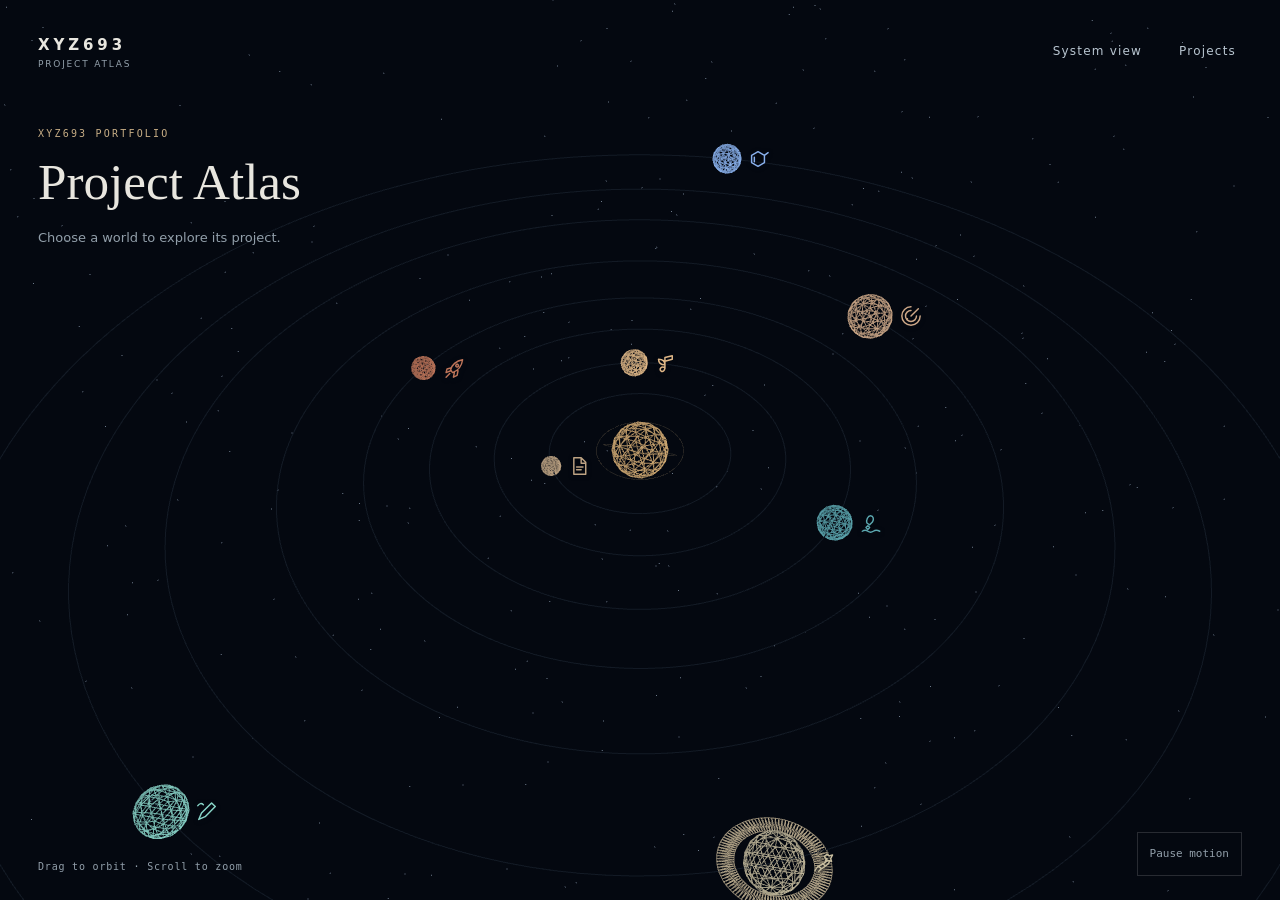
<file: index.html>
<!doctype html>
<html lang="en"><head><meta charset="utf-8"><meta name="viewport" content="width=device-width,initial-scale=1"><title>XYZ693 · Project Atlas</title>
<style>
:root{color-scheme:dark;--ink:#e8e6df;--muted:#929faa;--line:#ffffff25}*{box-sizing:border-box}body{margin:0;background:#040810;color:var(--ink);font:15px/1.6 system-ui,sans-serif;overflow:hidden}#space{position:fixed;inset:0}canvas{display:block;touch-action:none}button,a{font:inherit}button{color:inherit;cursor:pointer}button:focus-visible,a:focus-visible{outline:2px solid #e9c58f;outline-offset:5px}header{position:fixed;top:30px;left:38px;right:38px;display:flex;align-items:center;justify-content:space-between;z-index:4}a{color:inherit}header a,header button{border:0;background:none;text-decoration:none;color:#b8c5d0;font-size:12px;letter-spacing:.1em}header nav{display:flex;gap:25px}.brand{font-weight:600;letter-spacing:.26em;font-size:15px}.brand small{display:block;font-size:9px;letter-spacing:.2em;color:var(--muted);font-weight:400}.intro{position:fixed;left:38px;top:126px;pointer-events:none;max-width:430px}.eyebrow{font:10px/1.5 ui-monospace,monospace;text-transform:uppercase;letter-spacing:.22em;color:#c7ad85}h1{font-family:Georgia,serif;font-size:clamp(34px,4vw,60px);font-weight:400;line-height:1.12;margin:12px 0 18px}.intro p{color:var(--muted);font-size:13px;max-width:280px}footer{position:fixed;bottom:24px;left:38px;right:38px;display:flex;justify-content:space-between;align-items:end;color:var(--muted);font:10px/1.8 ui-monospace,monospace;letter-spacing:.08em;z-index:4}#motion{background:none;border:1px solid var(--line);padding:7px 12px;font-size:11px}#panel{position:fixed;right:28px;top:110px;bottom:80px;width:360px;padding:30px;background:#09121deF;border:1px solid var(--line);backdrop-filter:blur(14px);overflow:auto;z-index:5;box-shadow:0 25px 80px #0008}#panel[hidden],#directory[hidden]{display:none}#panel h2{font:34px/1.15 Georgia,serif;margin:14px 0 18px}#panel p{font-size:14px;color:#afbac4}#panel .note{font-size:11px;border-top:1px solid var(--line);padding-top:18px;color:#94a4b3}.launch{display:block;padding:13px 16px;margin-top:28px;border:1px solid #c1a476;background:#c1a47616;text-decoration:none;color:#f3d7a9;font-size:13px}.close{float:right;background:none;border:0;font-size:20px;color:#a7b4c0}.preview{height:100px;margin:25px 0 20px;border:1px solid var(--line);display:grid;place-items:center;color:#cfb78f;background:repeating-linear-gradient(0deg,transparent 0 9px,#c7a8790b 10px);font:40px Georgia,serif;letter-spacing:15px}#directory{position:fixed;inset:100px 28px 78px auto;width:420px;background:#09121df5;border:1px solid var(--line);padding:24px;overflow:auto;z-index:6}#directory h2{font:28px Georgia,serif;margin:5px 0 20px}.entry{display:flex;align-items:center;border-top:1px solid var(--line);gap:12px;padding:14px 0}.entry button{flex:1;text-align:left;background:none;border:0}.entry small{display:block;color:var(--muted);font-size:11px}.entry a{font-size:12px}body.selected .intro{opacity:0}#status{position:fixed;bottom:80px;left:38px;font-size:12px;color:#d8bc91;z-index:3;max-width:300px} @media(max-width:680px){header{left:20px;right:20px;top:20px}header nav{gap:15px}.intro{left:20px;top:98px}.intro h1{font-size:36px}.intro p{max-width:220px}#panel{left:16px;right:16px;top:auto;bottom:70px;max-height:46vh;width:auto;padding:20px}#panel h2{font-size:26px;margin:8px 0}.preview{display:none}.launch{margin-top:15px}#directory{left:16px;right:16px;width:auto}footer{left:20px;right:20px;bottom:18px}.hint{max-width:190px}}

.page-preview{display:block;margin:20px 0;border:1px solid var(--line);text-decoration:none;background:#060b12;border-radius:5px;overflow:hidden}.preview-viewport{position:relative;aspect-ratio:1100/720;overflow:hidden;pointer-events:none}#pagePreview{position:absolute;left:0;top:0;width:1100px;height:720px;border:0;transform-origin:top left;pointer-events:none;background:#090d15}.preview-caption{display:flex;justify-content:space-between;gap:10px;padding:9px 10px;border-top:1px solid var(--line);color:#98a9ba;font:8px/1.5 ui-monospace,monospace;letter-spacing:.08em}.preview-caption span{color:#ddc199}.page-preview:hover{border-color:#ddc199}#panel{width:390px;padding:25px}#panel h2{font-size:30px;margin:10px 0}#panel p{font-size:13px}.launch{margin-top:18px}@media(max-width:680px){#panel{width:auto;max-height:65vh;padding:18px;top:auto}.page-preview{margin:12px 0}.preview-viewport{max-height:175px}#panel h2{font-size:26px}.preview-caption{font-size:8px}}

.preview-tools{display:flex;align-items:center;gap:8px;flex-wrap:wrap;margin-top:16px;font-size:11px}
.preview-tools button{background:transparent;border:1px solid var(--line);padding:7px 10px;min-height:36px}
.preview-tools button[aria-pressed="true"]{border-color:#ddc199;color:#ddc199}
.preview-tools label{color:var(--muted)}
.preview-tools select{font:inherit;color:var(--ink);background:#09121d;padding:7px;border:1px solid var(--line)}
#previewStatus{font:11px/1.5 system-ui;color:#afbac4;margin:7px 0}
.page-preview{margin-top:10px}
.preview-viewport{height:220px;aspect-ratio:auto;max-height:none!important}
.preview-caption{font-size:9px}
@media(max-width:680px){#panel{max-height:calc(100dvh - 155px)}header nav{gap:10px}.brand{font-size:12px}.brand small{max-width:130px;font-size:8px}header a,header button{font-size:11px}.preview-viewport{height:190px}}

/* Body and badge share a single pointer target. */
.mission-mark{position:fixed;display:flex;align-items:center;justify-content:flex-end;width:calc(var(--d,12px) + 34px);min-width:44px;height:max(44px,var(--d,12px));transform:translate(calc(-.5 * var(--d,12px)),-50%);padding:0 4px;border:0;background:none;color:var(--ink);z-index:2}
.mission-mark svg{width:22px;height:22px;filter:drop-shadow(0 1px 2px #040810);pointer-events:none}
.mission-mark[aria-current="true"]::before{content:"";position:absolute;left:-4px;width:calc(var(--d) + 6px);height:calc(var(--d) + 6px);border:1px solid;border-color:currentColor transparent;border-radius:50%;animation:acquire .28s ease-out}
@keyframes acquire{from{transform:scale(1.2);opacity:0}to{transform:scale(1);opacity:1}}
@media(prefers-reduced-motion:reduce){.mission-mark::before{animation:none!important}}
header{pointer-events:none}header nav{pointer-events:auto}
header button,footer button,.close{min-height:44px;min-width:44px}
.directory-open #labels,.directory-open .intro{visibility:hidden}
#panel h2{margin-right:36px}#panel .launch{margin:10px 0}
.no-scene #motion,.no-scene .hint,.no-scene #space canvas{display:none}
#flat-sky{display:none;width:100%;height:100%;pointer-events:none}
.no-scene #flat-sky{display:block}
.no-scene #status{bottom:12px;pointer-events:none}
.no-scene.selected #status{display:none}
@media(max-width:680px){
 header{top:max(8px,env(safe-area-inset-top));left:16px;right:16px}
 .intro{top:78px;left:18px}.intro h1{font-size:30px;margin:4px 0}.intro p{margin:4px 0}
 #panel{left:0;right:0;top:auto;bottom:0;width:100%;height:52dvh;max-height:none;border-radius:18px 18px 0 0;padding:14px 20px max(18px,env(safe-area-inset-bottom));overscroll-behavior:contain}
 #panel::before{content:"";display:block;width:34px;height:3px;border-radius:3px;background:#61707e;margin:0 auto 10px}
 #panel .preview-viewport{height:140px}#panel .preview-tools{margin-top:8px}
 body.selected footer,footer .hint{display:none}
}
</style></head><body>
<div id="space" aria-label="Interactive planetary portfolio"><svg id="flat-sky" aria-hidden="true"></svg></div>
<header><div class="brand">XYZ693<small>PROJECT ATLAS</small></div><nav><button id="home">System view</button><button id="index">Projects</button></nav></header>
<div class="intro"><div class="eyebrow">XYZ693 portfolio</div><h1>Project Atlas</h1><p>Choose a world to explore its project.</p></div>
<nav id="labels" aria-label="Project marks"></nav><aside id="panel" hidden aria-label="Selected project"><button class="close" id="close" aria-label="Back to system">×</button><div id="category" class="eyebrow"></div><h2 id="title"></h2><p id="description"></p><a id="launch" class="launch" target="_blank" rel="noopener">Open project ↗</a><div class="preview-tools" role="group" aria-label="Webpage preview controls"><label for="previewSize">View</label><select id="previewSize"><option value="desktop">Desktop</option><option value="phone">Phone</option></select><button id="previewPause" aria-pressed="false">Pause preview</button><button id="previewRetry">Reload</button></div><p id="previewStatus" role="status">Choose a project to preview.</p><a id="previewLink"  class="page-preview" target="_blank" rel="noopener" aria-label="Open project from preview"><div class="preview-viewport"><iframe id="pagePreview" title="Selected webpage preview" sandbox="allow-scripts" tabindex="-1" loading="lazy" referrerpolicy="no-referrer"></iframe></div><span class="preview-caption">PROJECT PREVIEW <span>Open full page ↗</span></span></a></aside>
<aside id="directory" hidden aria-label="Project index"><button class="close" id="indexClose" aria-label="Close projects">×</button><div class="eyebrow">Project Atlas</div><h2>Projects</h2><div id="entries"></div><a href="portfolio-index.html" style="font-size:12px">Search all projects ↗</a></aside>
<div id="status" role="status"></div><footer><div class="hint">Drag to orbit · Scroll to zoom</div><button id="motion" aria-pressed="false">Pause motion</button></footer>
<script src="atlas-catalog.js"></script><script src="preview-controller.js"></script><script src="vendor/three.min.js"></script><script>
const projects = atlasCatalog.map(body => ({ ...body }));
const byId = new Map(projects.map(body => [body.id, body]));
const ordered = [];
const visiting = new Set();
function visit(body) {
  if (ordered.includes(body)) return;
  if (!body || visiting.has(body)) throw new Error('Invalid orbit hierarchy');
  visiting.add(body);
  if (body.parent) visit(byId.get(body.parent));
  ordered.push(body);
  visiting.delete(body);
}
projects.forEach(visit);
function inView(body) {
  if (!selected) return !body.parent;
  return body === selected || body.parent === selected.id || body.id === selected.parent;
}
const $=id=>document.getElementById(id), reduced=matchMedia('(prefers-reduced-motion: reduce)').matches;let paused=reduced,selected=null,lastFocus=null;
function pauseUI(){$('motion').textContent=paused?'Resume motion':'Pause motion';$('motion').setAttribute('aria-pressed',String(paused))}pauseUI();
function route(hash,replace=false){const url=location.pathname+location.search+hash;(replace?history.replaceState:history.pushState).call(history,{route:hash},'',url)}
function markCurrent() {
  for (const body of projects) body.label.setAttribute('aria-current', String(body === selected));
  if (document.body.classList.contains('no-scene')) drawFlatSky();
  $('home').textContent = selected ? 'Back to system' : 'System view';
}
function choose(id,focus=true,navigate=true){const p=projects.find(p=>p.id===id);if(!p)return;selected=p;lastFocus=focus?document.activeElement:lastFocus;document.body.classList.add('selected');document.body.classList.remove('directory-open');$('panel').hidden=false;$('directory').hidden=true;for(const [el,key]of [['title','title'],['description','description']])$(el).textContent=p[key];$('category').textContent=p.world+' · '+p.discipline; $('launch').textContent=p.action+' ↗'; $('launch').href=p.file;$('previewLink').href=p.file;$('previewLink').setAttribute('aria-label','Open '+p.title+' from preview');preview.show(p);markCurrent();if(navigate)route('#project/'+p.id);$('panel').scrollTop=0;if(focus)$('close').focus({preventScroll:true})}
function overview(focus=true,navigate=true){selected=null;preview.clear();document.body.classList.remove('selected','directory-open');$('panel').hidden=true;$('directory').hidden=true;markCurrent();if(navigate)route('#overview');if(focus)(lastFocus?.isConnected && lastFocus.offsetParent ? lastFocus : $('home')).focus({preventScroll:true})}
function showDirectory(focus=true,navigate=true){document.body.classList.add('directory-open');$('directory').hidden=false;preview.cover(true);if(navigate)route('#index');if(focus)$('indexClose').focus({preventScroll:true})}
function closeDirectory(focus=true,navigate=true){document.body.classList.remove('directory-open');$('directory').hidden=true;preview.cover(false);if(navigate)route(selected?'#project/'+selected.id:'#overview');if(focus)$('index').focus({preventScroll:true})}
function applyRoute(focus=false){const hash=location.hash,legacy=hash.slice(1),id=hash.startsWith('#project/')?hash.slice(9):legacy;if(projects.some(p=>p.id===id)){choose(id,focus,false);return}if(hash==='#index'){showDirectory(focus,false);return}overview(focus,false)}
$('home').onclick=()=>overview();$('close').onclick=()=>overview();$('index').onclick=()=>showDirectory();$('indexClose').onclick=()=>closeDirectory();$('motion').onclick=()=>{paused=!paused;pauseUI()};document.addEventListener('keydown',e=>{if(e.key==='Escape'){$('directory').hidden?overview():closeDirectory()}});addEventListener('popstate',()=>applyRoute(false));
for (const body of projects) {
  const button = document.createElement('button');
  button.className = 'mission-mark';
  button.setAttribute('aria-label', body.world + ' · ' + body.title);
  button.style.color = body.color;
  button.innerHTML = '<svg aria-hidden="true" viewBox="0 0 24 24" fill="none" stroke="currentColor" stroke-width="1.6" stroke-linejoin="round" stroke-linecap="round"><path/></svg>';
  button.querySelector('path').setAttribute('d', body.mark);
  button.onclick = () => choose(body.id);
  $('labels').append(button);
  body.label = button;
  const row = document.createElement('div');
  row.className = 'entry';
  const entry = document.createElement('button');
  entry.textContent = body.title;
  const detail = document.createElement('small');
  detail.textContent = body.world + ' · ' + body.discipline;
  entry.append(detail);
  entry.onclick = () => choose(body.id);
  row.append(entry);
  $('entries').append(row);
}
let frameId = 0;
function drawFlatSky() {
  const sky = $('flat-sky');
  sky.replaceChildren();
  const width = innerWidth;
  const height = innerHeight;
  const mobile = width <= 680;
  const top = selected ? 64 : Math.min(210, height * .27);
  const bottom = selected && mobile ? $('panel').getBoundingClientRect().top : height - 50;
  const right = selected && !mobile ? $('panel').getBoundingClientRect().left : width;
  const cx = right / 2;
  const cy = (top + bottom) / 2;
  sky.setAttribute('viewBox', '0 0 ' + width + ' ' + height);

  function shape(tag, attributes) {
    const element = document.createElementNS('http://www.w3.org/2000/svg', tag);
    for (const [key, value] of Object.entries(attributes)) element.setAttribute(key, value);
    sky.append(element);
  }
  function globe(x, y, radius, color) {
    const ink = {fill:'none',stroke:color,'stroke-width':1};
    shape('circle',{cx:x, cy:y, r:radius, ...ink});
    shape('ellipse',{cx:x, cy:y, rx:radius*.44, ry:radius, ...ink});
    shape('ellipse',{cx:x, cy:y, rx:radius, ry:radius*.32, ...ink});
  }

  for (const body of projects) body.label.style.display = 'none';
  const bodies = projects.filter(inView);
  if (!selected) globe(cx, cy, mobile ? 10 : 16, '#d5ad74');
  bodies.forEach((body, index) => {
    const focus = body === selected;
    const fraction = .57 + .4 * (index+1) / bodies.length;
    const rx = Math.max(20, (cx-46) * fraction);
    const ry = Math.max(20, ((bottom-top)/2-25) * fraction);
    const angle = -Math.PI/2 + index * 2*Math.PI / bodies.length;
    const x = focus ? cx : cx + rx*Math.cos(angle);
    const y = focus ? cy : cy + ry*Math.sin(angle);
    const radius = focus ? 26 : 4 + body.radius * 2;
    if (!focus) shape('ellipse',{cx,cy,rx,ry,fill:'none',stroke:'#283a4c','stroke-width':.8});
    globe(x,y,radius,body.color);
    body.label.style.setProperty('--d', 2*radius + 'px');
    body.label.style.left = x + 'px';
    body.label.style.top = y + 'px';
    body.label.style.display = 'flex';
  });
}
function fallback() {
  cancelAnimationFrame(frameId);
  document.body.classList.add('no-scene');
  $('status').textContent = 'Orbit map · Select a world';
  drawFlatSky();
}
addEventListener('resize', () => {
  if (document.body.classList.contains('no-scene')) drawFlatSky();
});
try{if(!window.THREE)throw Error('Three.js unavailable');
const scene=new THREE.Scene(),camera=new THREE.PerspectiveCamera(43,innerWidth/innerHeight,.1,700),renderer=new THREE.WebGLRenderer({antialias:true,alpha:true});renderer.setPixelRatio(Math.min(devicePixelRatio,1.7));renderer.setSize(innerWidth,innerHeight);renderer.outputColorSpace=THREE.SRGBColorSpace;$('space').append(renderer.domElement);renderer.domElement.addEventListener('webglcontextlost', event => {
  event.preventDefault();
  fallback();
});
renderer.domElement.addEventListener('webglcontextrestored', () => {
  cancelAnimationFrame(frameId);
  document.body.classList.remove('no-scene');
  $('status').textContent = '';
  last = performance.now();
  ready = false;
  frameId = requestAnimationFrame(animate);
});
scene.add(new THREE.AmbientLight(0x94adc6,1.25));scene.add(new THREE.PointLight(0xffdcc0,100,200,1));
function rand(seed){return()=>{seed=(seed*1664525+1013904223)>>>0;return seed/4294967296}}const random=rand(693);
const sun=new THREE.Mesh(new THREE.IcosahedronGeometry(3.1,2),new THREE.MeshBasicMaterial({color:0xd5ad74,wireframe:true,transparent:true,opacity:.6}));scene.add(sun);
for(let j=0;j<2;j++){const ring=new THREE.Mesh(new THREE.TorusGeometry(4.1+j*.7,.025,6,120),new THREE.MeshBasicMaterial({color:0xc2a474,transparent:true,opacity:.35}));ring.rotation.x=j?Math.PI/2:.8;sun.add(ring)}
const starPos=[];for(let i=0;i<1800;i++){const r=100+random()*190,a=random()*Math.PI*2,z=random()*2-1;starPos.push(r*Math.sqrt(1-z*z)*Math.cos(a),r*z,r*Math.sqrt(1-z*z)*Math.sin(a))}const sg=new THREE.BufferGeometry();sg.setAttribute('position',new THREE.Float32BufferAttribute(starPos,3));scene.add(new THREE.Points(sg,new THREE.PointsMaterial({size:.18,color:0x99aabe,transparent:true,opacity:.7})));
projects.forEach((p,i)=>{const mesh=new THREE.Mesh(new THREE.IcosahedronGeometry(p.radius,["asteroid","cluster"].includes(p.kind) ? 0 : 2),new THREE.MeshBasicMaterial({color:p.color,wireframe:true,transparent:true,opacity:.6}));if (["asteroid","cluster"].includes(p.kind)) mesh.scale.set(1.25,.72,.85);
mesh.userData.id=p.id;p.mesh=mesh;scene.add(mesh);const points=[];for(let k=0;k<=160;k++)points.push(new THREE.Vector3(Math.cos(k/160*Math.PI*2)*p.orbit,0,Math.sin(k/160*Math.PI*2)*p.orbit));p.track=new THREE.Line(new THREE.BufferGeometry().setFromPoints(points),new THREE.LineBasicMaterial({color:0x668099,transparent:true,opacity:.16}));scene.add(p.track);if(p.id==="silver"){const rings=new THREE.Mesh(new THREE.RingGeometry(3.15,4.5,100),new THREE.MeshBasicMaterial({color:0xbeaf90,wireframe:true,side:THREE.DoubleSide,transparent:true,opacity:.45}));rings.rotation.x=Math.PI/2-.2;mesh.add(rings)}});
let azimuth=.25,elevation=.72,distance=126,drag=null,moved=false;const target=new THREE.Vector3(),wantTarget=new THREE.Vector3(),wantCamera=new THREE.Vector3(),ray=new THREE.Raycaster(),pointer=new THREE.Vector2(),world=new THREE.Vector3(),depthVector=new THREE.Vector3();
renderer.domElement.addEventListener('pointerdown',e=>{drag={x:e.clientX,y:e.clientY,startX:e.clientX,startY:e.clientY};moved=false;renderer.domElement.setPointerCapture(e.pointerId)});renderer.domElement.addEventListener('pointermove',e=>{if(!drag)return;const dx=e.clientX-drag.x,dy=e.clientY-drag.y;if(Math.hypot(e.clientX-drag.startX,e.clientY-drag.startY)>5)moved=true;azimuth-=dx*.006;elevation=Math.max(.16,Math.min(1.4,elevation+dy*.004));drag.x=e.clientX;drag.y=e.clientY});renderer.domElement.addEventListener('pointerup',e=>{if(!moved&&drag){pointer.set(e.clientX/innerWidth*2-1,-e.clientY/innerHeight*2+1);ray.setFromCamera(pointer,camera);const hits=ray.intersectObjects(projects.filter(inView).map(p=>p.mesh),false);if(hits.length)choose(hits[0].object.userData.id)}drag=null});renderer.domElement.addEventListener('pointercancel',()=>drag=null);renderer.domElement.addEventListener('wheel',e=>{e.preventDefault();distance=Math.max(65,Math.min(220,distance+e.deltaY*.07))},{passive:false});
addEventListener('resize',()=>{camera.aspect=innerWidth/innerHeight;camera.updateProjectionMatrix();renderer.setSize(innerWidth,innerHeight)});
let last=performance.now(),ready=false;function animate(now){try {const dt=Math.min((now-last)/1000,.05);last=now;ordered.forEach((p,i) => {
  if (!paused && !selected) p.phase += dt * .025 / (1 + i * .35);
  p.mesh.position.set(Math.cos(p.phase)*p.orbit,0,Math.sin(p.phase)*p.orbit);
  if (p.parent) {
    p.track.position.copy(byId.get(p.parent).mesh.position);
    p.mesh.position.add(p.track.position);
  }
  p.mesh.visible = p.track.visible = !p.parent || inView(p);
  if (!paused) p.mesh.rotation.y += dt * .06;
});
if(!paused)sun.rotation.y+=dt*.035;wantTarget.copy(selected?selected.mesh.position:new THREE.Vector3());const dist=selected?(innerWidth<680?25:19)+selected.radius*3:distance / Math.min(1, camera.aspect);wantCamera.set(Math.sin(azimuth)*Math.cos(elevation)*dist,Math.sin(elevation)*dist,Math.cos(azimuth)*Math.cos(elevation)*dist).add(wantTarget);const ease=reduced||!ready?1:1-Math.exp(-dt*3);target.lerp(wantTarget,ease);camera.position.lerp(wantCamera,ease);camera.lookAt(target);ready=true;
const shift = selected && innerWidth <= 680 ? innerHeight * .24 : 0;
camera.setViewOffset(innerWidth,innerHeight,0,shift,innerWidth,innerHeight);
camera.updateMatrixWorld();
for (const p of projects) {
  world.copy(p.mesh.position).project(camera);
  const visible = inView(p) && world.z > -1 && world.z < 1 && Math.abs(world.x)<1 && Math.abs(world.y)<1;
  p.label.style.display = visible ? 'flex' : 'none';
  if (!visible) continue;
  const depth = -depthVector.copy(p.mesh.position).applyMatrix4(camera.matrixWorldInverse).z;
  const diameter = p.radius * innerHeight / (depth * Math.tan(camera.fov*Math.PI/360));
  p.label.style.setProperty('--d', diameter + 'px');
  p.label.style.left = ((world.x+1)*innerWidth/2) + 'px';
  p.label.style.top = ((1-world.y)*innerHeight/2) + 'px';
}
renderer.render(scene,camera);
frameId = requestAnimationFrame(animate);
} catch (error) {
  console.error(error);
  fallback();
}}
frameId = requestAnimationFrame(animate);
}catch(e){console.error(e);fallback()}
applyRoute(false);history.replaceState({route:location.hash||'#overview'},'',location.pathname+location.search+(location.hash||'#overview'));
</script></body></html>
</file>
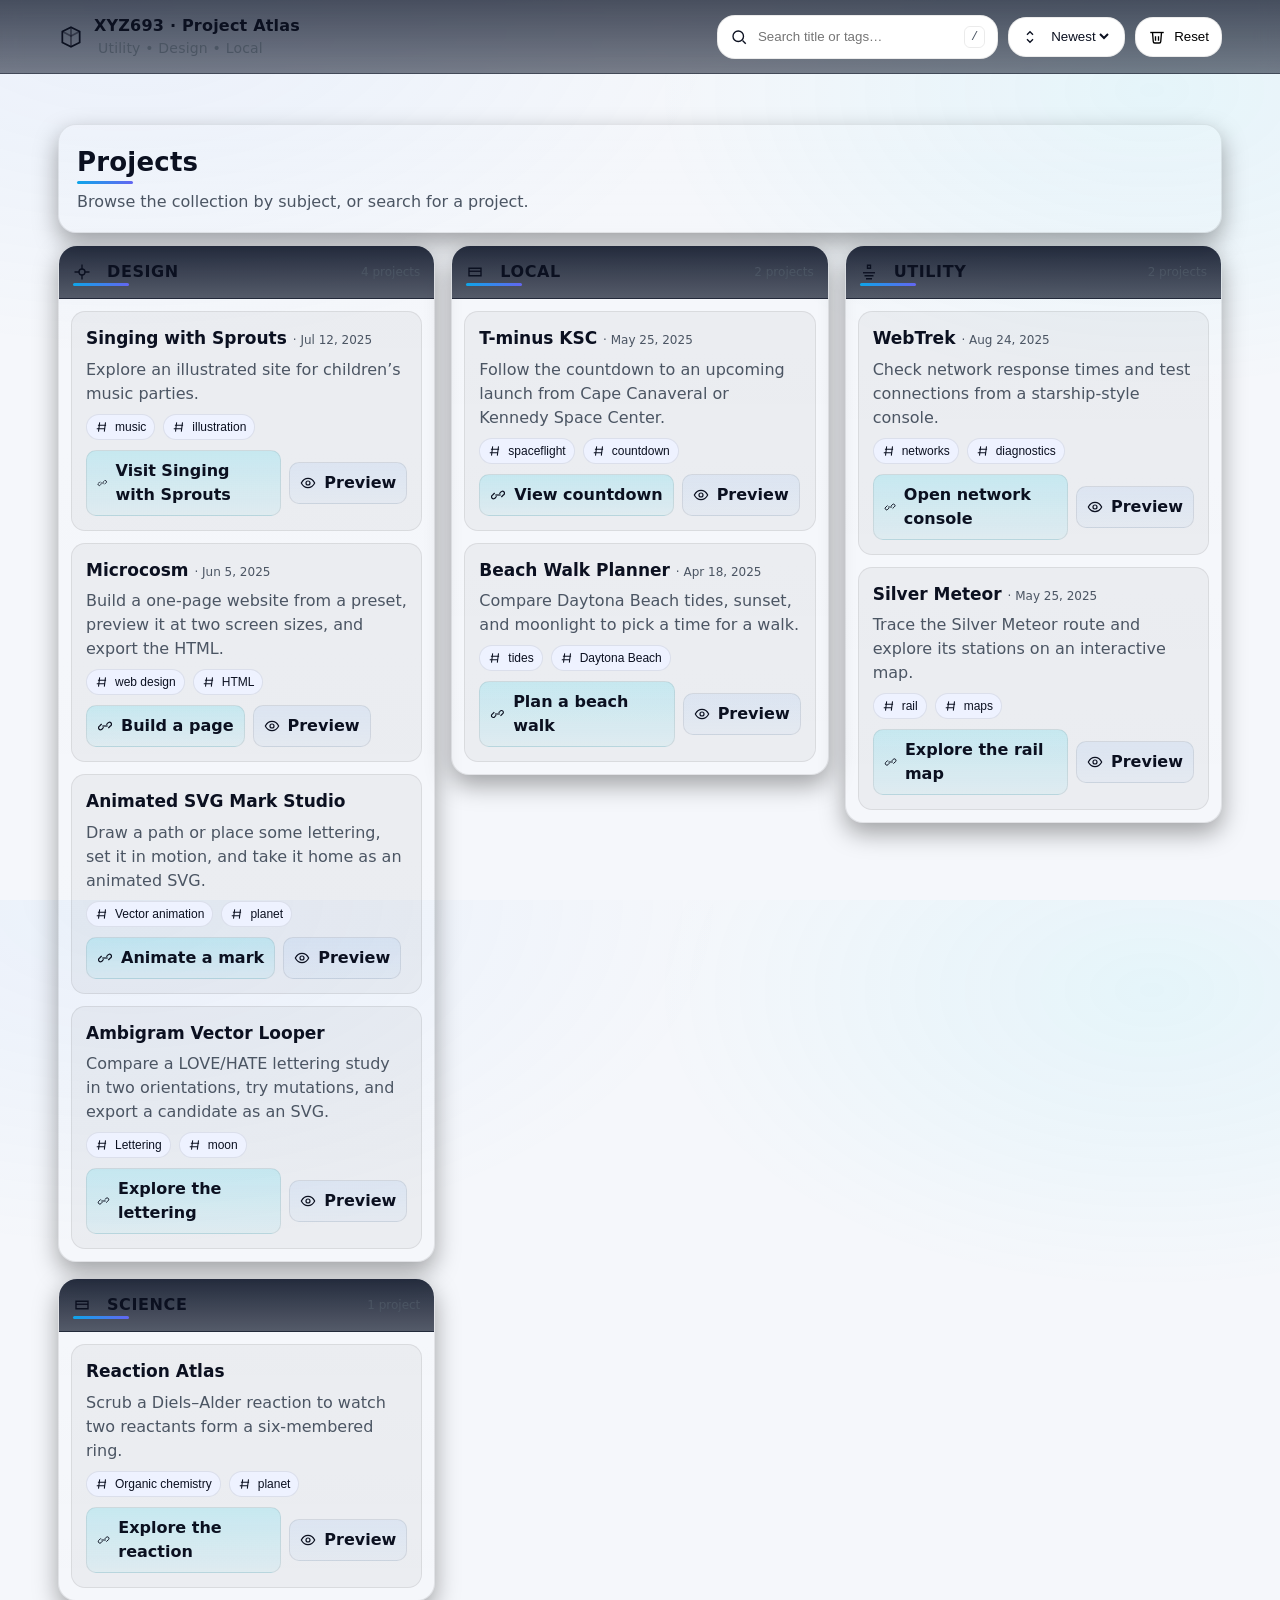
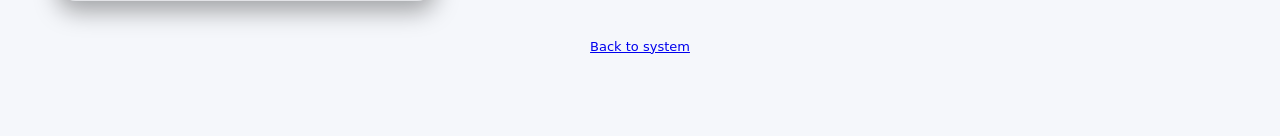
<file: portfolio-index.html>
<!doctype html>
<html lang="en">
<head>
<meta charset="utf-8" />
<meta name="viewport" content="width=device-width, initial-scale=1" />
<title>Projects · XYZ693</title>
<meta name="description" content="Three-column portfolio index for standalone pages." />
<link rel="icon" href="data:image/svg+xml,%3Csvg xmlns='http://www.w3.org/2000/svg' viewBox='0 0 64 64'%3E%3Ccircle cx='32' cy='32' r='30' fill='%2300d1b2'/%3E%3Cpath d='M16 40h32v4H16zM16 20h22v4H16zM16 30h28v4H16z' fill='white'/%3E%3C/svg%3E" />
<style>
  :root {
    /* Tweak these to match your house style */
    --bg:        #0b1220;
    --surface:   #0f172a; /* slate-900-ish */
    --elev:      #111827; /* near-surface */
    --text:      #e5eef7; /* light text */
    --muted:     #a3b1c6; /* secondary text */
    --ring:      #7dd3fc; /* focus ring */
    --accent:    #22d3ee; /* cyan */
    --accent-2:  #60a5fa; /* blue */
    --chip:      #1f2937; /* tag chip */
    --card:      rgba(255,255,255,0.04);
    --border:    rgba(255,255,255,0.08);
    --shadow:    0 10px 25px rgba(0,0,0,0.35);
    --radius-lg: 18px;
    --radius-md: 14px;
    --radius-sm: 10px;
  }

  @media (prefers-color-scheme: light) {
    :root {
      --bg:       #f5f7fb;
      --surface:  #ffffff;
      --elev:     #f1f5f9;
      --text:     #0b1020;
      --muted:    #4b5563;
      --ring:     #2563eb;
      --accent:   #0ea5e9;
      --accent-2: #6366f1;
      --chip:     #eef2ff;
      --card:     rgba(0,0,0,0.04);
      --border:   rgba(0,0,0,0.08);
    }
  }

  * { box-sizing: border-box; }
  html, body { height: 100%; }
  body {
    margin: 0; background: radial-gradient(1200px 700px at 10% 0%, rgba(96,165,250,0.08), transparent 50%),
                         radial-gradient(1000px 600px at 90% 10%, rgba(34,211,238,0.08), transparent 50%),
                         var(--bg);
    color: var(--text);
    font: 16px/1.5 ui-sans-serif, system-ui, -apple-system, Segoe UI, Roboto, "Helvetica Neue", Arial, "Apple Color Emoji", "Segoe UI Emoji";
    -webkit-font-smoothing: antialiased; -moz-osx-font-smoothing: grayscale;
  }

  .wrap { max-width: 1200px; margin: 0 auto; padding: 28px 18px 80px; }

  header.appbar {
    position: sticky; top: 0; z-index: 10; backdrop-filter: blur(10px);
    background: linear-gradient(180deg, rgba(15,23,42,0.75), rgba(15,23,42,0.55));
    border-bottom: 1px solid var(--border);
  }
  header .inner { max-width: 1200px; margin: 0 auto; padding: 14px 18px; display: grid; grid-template-columns: 1fr auto; gap: 12px; align-items: center; }
  .brand { display: flex; align-items: center; gap: 10px; font-weight: 700; letter-spacing: 0.2px; }
  .brand svg { width: 26px; height: 26px; }
  .brand .sub { color: var(--muted); font-weight: 500; font-size: 14px; margin-left: 4px; }

  .controls { display: flex; flex-wrap: wrap; gap: 10px; align-items: center; }
  .control { display: inline-flex; align-items: center; gap: 8px; background: var(--surface); border: 1px solid var(--border); border-radius: var(--radius-lg); padding: 10px 12px; }
  .control input[type="search"] { background: transparent; border: 0; color: var(--text); outline: none; min-width: 200px; }
  .control select { background: transparent; border: 0; color: var(--text); outline: none; }
  .kbd { font-family: ui-monospace, SFMono-Regular, Menlo, Monaco, Consolas, "Liberation Mono", "Courier New", monospace; color: var(--muted); font-size: 12px; border: 1px solid var(--border); padding: 1px 6px; border-radius: 6px; }

  .hero { margin: 22px 0 12px; padding: 18px; background: linear-gradient(180deg, rgba(255,255,255,0.06), rgba(255,255,255,0.02)); border: 1px solid var(--border); border-radius: var(--radius-lg); box-shadow: var(--shadow); }
  .hero h1 { margin: 0 0 8px; font-size: 26px; letter-spacing: 0.2px; }
  .hero p { margin: 4px 0 0; color: var(--muted); }

  .columns { display: grid; gap: 16px; grid-template-columns: 1fr 1fr 1fr; align-items: start; }
  @media (max-width: 1100px) { .columns { grid-template-columns: 1fr 1fr; } }
  @media (max-width: 760px)  { .columns { grid-template-columns: 1fr; } }

  section.col { background: linear-gradient(180deg, rgba(255,255,255,0.03), rgba(255,255,255,0.01)); border: 1px solid var(--border); border-radius: var(--radius-lg); box-shadow: var(--shadow); min-height: 220px; }
  .col header { position: sticky; top: 64px; background: linear-gradient(180deg, rgba(15,23,42,0.9), rgba(15,23,42,0.7)); border-bottom: 1px solid var(--border); border-top-left-radius: var(--radius-lg); border-top-right-radius: var(--radius-lg); padding: 14px 14px; display: flex; align-items: center; justify-content: space-between; gap: 8px; }
  .col header h2 { margin: 0; font-size: 16px; letter-spacing: 0.6px; text-transform: uppercase; display: inline-flex; align-items: center; gap: 8px; }
  .col header .count { color: var(--muted); font-size: 12px; }

  .list { padding: 12px; display: grid; gap: 12px; }

  .card { background: var(--card); border: 1px solid var(--border); border-radius: var(--radius-md); padding: 14px; transition: transform 140ms ease, background-color 140ms ease, box-shadow 140ms ease; }
  .card:hover { transform: translateY(-2px); box-shadow: 0 10px 24px rgba(0,0,0,0.25); }
  .card h3 { margin: 0 0 6px; font-size: 17px; }
  .card p { margin: 6px 0 8px; color: var(--muted); }
  .meta { display: flex; align-items: center; gap: 8px; flex-wrap: wrap; }
  .chip { display: inline-flex; align-items: center; gap: 6px; border: 1px solid var(--border); background: var(--chip); padding: 5px 8px; border-radius: 999px; font-size: 12px; color: var(--text); cursor: pointer; }
  .chip svg { width: 14px; height: 14px; }

  .actions { display: flex; align-items: center; gap: 8px; margin-top: 10px; }
  .btn { display: inline-flex; align-items: center; gap: 8px; text-decoration: none; color: var(--text); background: linear-gradient(180deg, rgba(34,211,238,0.18), rgba(34,211,238,0.06)); border: 1px solid var(--border); padding: 8px 10px; border-radius: 10px; font-weight: 600; }
  .btn:hover { border-color: var(--accent); box-shadow: 0 0 0 3px rgba(34,211,238,0.15) inset; }
  .ghost { background: linear-gradient(180deg, rgba(96,165,250,0.10), rgba(96,165,250,0.05)); }

  .empty { color: var(--muted); text-align: center; padding: 16px; border: 1px dashed var(--border); border-radius: var(--radius-md); margin: 12px; }

  footer { margin-top: 36px; color: var(--muted); text-align: center; font-size: 13px; }

  /* Focus */
  :focus-visible { outline: none; box-shadow: 0 0 0 3px var(--ring); border-radius: 8px; }

  /* Subtle animated stripe accent on headers */
  .stripe { position: relative; }
  .stripe::after { content: ""; position: absolute; inset: auto auto -2px 0; height: 3px; width: 56px; background: linear-gradient(90deg, var(--accent), var(--accent-2)); border-radius: 4px; }
</style>
</head>
<body>
  <header class="appbar" role="banner">
    <div class="inner">
      <div class="brand" aria-label="Portfolio home">
        <svg aria-hidden="true" viewBox="0 0 24 24" fill="none" stroke="currentColor" stroke-width="1.6"><path d="M12 3l8 4v10l-8 4-8-4V7l8-4z"/><path d="M12 3v18" opacity=".5"/><path d="M4 7l8 4 8-4" opacity=".5"/></svg>
        <div>
          <div>XYZ693 · Project Atlas</div>
          <div class="sub">Utility • Design • Local</div>
        </div>
      </div>
      <div class="controls" role="search">
        <label class="control" title="Search (/)" aria-label="Search">
          <svg aria-hidden="true" width="18" height="18" viewBox="0 0 24 24" fill="none" stroke="currentColor" stroke-width="1.8"><circle cx="11" cy="11" r="7"/><path d="M21 21l-4.3-4.3"/></svg>
          <input id="q" type="search" placeholder="Search title or tags…" autocomplete="off" />
          <span class="kbd">/</span>
        </label>
        <label class="control" aria-label="Sort">
          <svg aria-hidden="true" width="18" height="18" viewBox="0 0 24 24" fill="none" stroke="currentColor" stroke-width="1.8"><path d="M8 9l4-4 4 4"/><path d="M16 15l-4 4-4-4"/></svg>
          <select id="sort">
            <option value="new">Newest</option>
            <option value="az">A → Z</option>
            <option value="za">Z → A</option>
          </select>
        </label>
        <button class="control" id="clear" title="Clear filters" aria-label="Clear filters">
          <svg aria-hidden="true" width="18" height="18" viewBox="0 0 24 24" fill="none" stroke="currentColor" stroke-width="1.8"><path d="M3 6h18"/><path d="M6 6l1 12a2 2 0 0 0 2 2h6a2 2 0 0 0 2-2l1-12"/><path d="M10 11v6"/><path d="M14 11v6"/></svg>
          Reset
        </button>
      </div>
    </div>
  </header>

  <main class="wrap" id="app" role="main">
    <div class="hero">
      <h1 class="stripe">Projects</h1>
      <p>Browse the collection by subject, or search for a project.</p>
    </div>

    <div class="columns" id="columns" aria-live="polite" aria-busy="false">
      <!-- Columns are rendered here by JS -->
    </div>

    <div id="empty" class="empty" hidden>No matches. Try clearing filters or searching different terms.</div>

    <footer><a href="index.html">Back to system</a></footer>
  </main>

<script src="atlas-catalog.js"></script>
<script>
  // ---- Data -------------------------------------------------------------
  const ITEMS = atlasCatalog;
  const CATEGORIES = [...new Set(ITEMS.map(body => body.category))];

  // ---- State ------------------------------------------------------------
  const state = {
    q: "",
    tags: new Set(),
    sort: "new"
  };

  // ---- Helpers ----------------------------------------------------------
  const $ = (sel, el=document) => el.querySelector(sel);
  const $$ = (sel, el=document) => Array.from(el.querySelectorAll(sel));

  function formatDate(iso) {
    if (!iso) return "";
    const d = new Date(iso + 'T00:00:00');
    return d.toLocaleDateString([], { year: 'numeric', month: 'short', day: 'numeric' });
  }

  function matchesQuery(item, q) {
    if (!q) return true;
    const hay = (item.title + " " + (item.description||"") + " " + (item.tags||[]).join(" ")).toLowerCase();
    return hay.includes(q.toLowerCase());
  }

  function matchesTags(item, tags) {
    if (!tags || tags.size === 0) return true;
    const its = new Set((item.tags||[]).map(t => t.toLowerCase()));
    for (const t of tags) if (!its.has(t.toLowerCase())) return false;
    return true;
  }

  function sortItems(items, how) {
    const arr = items.slice();
    if (how === 'new') arr.sort((a,b) => (b.date||'').localeCompare(a.date||''));
    if (how === 'az')  arr.sort((a,b) => a.title.localeCompare(b.title));
    if (how === 'za')  arr.sort((a,b) => b.title.localeCompare(a.title));
    return arr;
  }

  // Build a global tag list for quick filtering
  function allTags(items) {
    const s = new Set();
    items.forEach(i => (i.tags||[]).forEach(t => s.add(t)));
    return Array.from(s).sort((a,b) => a.localeCompare(b));
  }

  // ---- Render -----------------------------------------------------------
  function render() {
    const root = $('#columns');
    root.setAttribute('aria-busy', 'true');

    const filtered = ITEMS.filter(i => matchesQuery(i, state.q) && matchesTags(i, state.tags));
    const byCat = Object.fromEntries(CATEGORIES.map(c => [c, []]));
    sortItems(filtered, state.sort).forEach(i => byCat[i.category]?.push(i));

    root.innerHTML = '';
    let total = 0;
    for (const cat of CATEGORIES) {
      const list = byCat[cat] || [];
      total += list.length;
      const section = document.createElement('section');
      section.className = 'col';

      const head = document.createElement('header');
      const h2 = document.createElement('h2');
      h2.className = 'stripe';
      h2.innerHTML = `${iconFor(cat)}${cat}`;
      const count = document.createElement('div');
      count.className = 'count';
      count.textContent = list.length + ' project' + (list.length===1?'':'s');
      head.append(h2, count);

      const ul = document.createElement('div');
      ul.className = 'list';

      if (list.length === 0) {
        const empty = document.createElement('div');
        empty.className = 'empty';
        empty.textContent = 'No projects match these filters.';
        ul.appendChild(empty);
      } else {
        for (const it of list) ul.appendChild(renderCard(it));
      }

      section.append(head, ul);
      root.appendChild(section);
    }

    $('#empty').hidden = total !== 0;
    root.setAttribute('aria-busy', 'false');
    renderTagBar();
  }

  function renderCard(it) {
    const card = document.createElement('article');
    card.className = 'card';
    card.setAttribute('tabindex', '0');

    const h3 = document.createElement('h3');
    h3.innerHTML = `${escapeHtml(it.title)} ${it.date?`<span style="font-weight:500;color:var(--muted);font-size:12px">· ${formatDate(it.date)}</span>`:''}`;

    const p = document.createElement('p');
    p.textContent = it.description || '';

    const meta = document.createElement('div');
    meta.className = 'meta';
    (it.tags||[]).forEach(t => meta.appendChild(tagChip(t)));

    const actions = document.createElement('div');
    actions.className = 'actions';

    const open = document.createElement('a');
    open.className = 'btn';
    open.href = it.file; open.target = '_blank' ; open.rel = 'noopener';
    open.innerHTML = `${linkIcon()}${escapeHtml(it.action)}`;

    const peek = document.createElement('a');
    peek.className = 'btn ghost';
    peek.href = 'index.html#project/' + encodeURIComponent(it.id); peek.target = '_blank'; peek.rel = 'noopener';
    peek.innerHTML = `${eyeIcon()}Preview`;

    actions.append(open, peek);

    card.append(h3, p, meta, actions);
    return card;
  }

  function tagChip(t) {
    const chip = document.createElement('button');
    chip.className = 'chip'; chip.type = 'button'; chip.dataset.tag = t;
    chip.innerHTML = `${hashIcon()}${escapeHtml(t)}`;
    chip.addEventListener('click', () => {
      if (state.tags.has(t)) state.tags.delete(t); else state.tags.add(t);
      render();
    });
    if (state.tags.has(t)) chip.style.outline = `2px solid var(--accent)`;
    return chip;
  }

  function renderTagBar() {
    const tagBar = $('#tagbar');
    if (!tagBar) return;
    tagBar.innerHTML = '';
    for (const t of allTags(ITEMS)) tagBar.appendChild(tagChip(t));
  }

  function escapeHtml(s='') { return s.replace(/[&<>"']/g, c => ({'&':'&amp;','<':'&lt;','>':'&gt;','"':'&quot;','\'':'&#39;'}[c])); }

  // ---- Icons ------------------------------------------------------------
  function iconFor(cat) {
    const common = 'width="18" height="18" style="margin-right:8px" aria-hidden="true"';
    if (cat === 'Utility') return `<svg ${common} viewBox="0 0 24 24" fill="none" stroke="currentColor" stroke-width="1.8"><path d="M10 3h4v4h-4z"/><path d="M4 13h16"/><path d="M6 17h12M8 21h8"/></svg>`;
    if (cat === 'Design')  return `<svg ${common} viewBox="0 0 24 24" fill="none" stroke="currentColor" stroke-width="1.8"><path d="M12 2v6M12 16v6M2 12h6M16 12h6"/><circle cx="12" cy="12" r="4"/></svg>`;
    return `<svg ${common} viewBox="0 0 24 24" fill="none" stroke="currentColor" stroke-width="1.8"><path d="M4 7h16v10H4z"/><path d="M4 11h16"/></svg>`;
  }
  function linkIcon(){ return '<svg aria-hidden="true" width="16" height="16" viewBox="0 0 24 24" fill="none" stroke="currentColor" stroke-width="1.8"><path d="M10 14l-2 2a3 3 0 1 1-4-4l3-3"/><path d="M14 10l2-2a3 3 0 1 1 4 4l-3 3"/><path d="M8 12h8"/></svg> '; }
  function eyeIcon(){ return '<svg aria-hidden="true" width="16" height="16" viewBox="0 0 24 24" fill="none" stroke="currentColor" stroke-width="1.8"><path d="M2 12s3.5-7 10-7 10 7 10 7-3.5 7-10 7S2 12 2 12z"/><circle cx="12" cy="12" r="3"/></svg> '; }
  function hashIcon(){ return '<svg aria-hidden="true" width="14" height="14" viewBox="0 0 24 24" fill="none" stroke="currentColor" stroke-width="1.8"><path d="M5 9h14M3 15h14"/><path d="M8 4L6 20M18 4l-2 16"/></svg> '; }

  // ---- Wire up controls -------------------------------------------------
  const inputQ = $('#q');
  const selSort = $('#sort');
  const btnClear = $('#clear');

  inputQ.addEventListener('input', e => { state.q = e.target.value.trim(); render(); });
  selSort.addEventListener('change', e => { state.sort = e.target.value; render(); });
  btnClear.addEventListener('click', () => { state.q = ''; state.tags.clear(); inputQ.value=''; selSort.value='new'; render(); });

  // Keyboard: focus search with '/'
  window.addEventListener('keydown', (e) => {
    if (e.key === '/' && document.activeElement !== inputQ) {
      e.preventDefault(); inputQ.focus();
    }
  });

  // Optional tag bar area under hero (uncomment to show a global tag list)
  // const tagbarEl = document.createElement('div');
  // tagbarEl.id = 'tagbar';
  // tagbarEl.className = 'meta';
  // document.querySelector('.hero').appendChild(tagbarEl);

  // Initial render
  render();
</script>
</body>
</html>
</file>
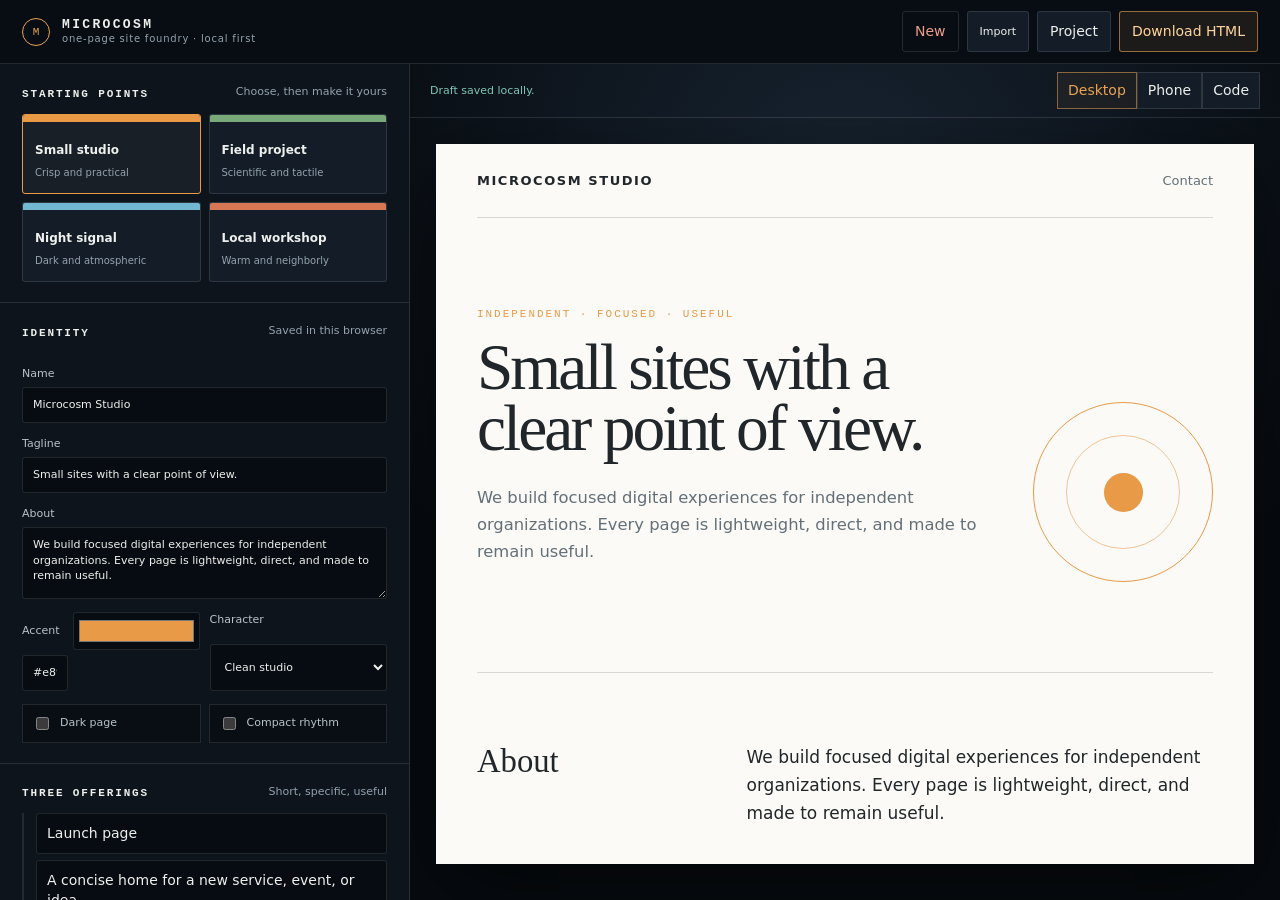
<file: SiteGenerator.html>
<!doctype html>
<html lang="en">
<head>
<meta charset="utf-8">
<meta name="viewport" content="width=device-width,initial-scale=1">
<title>Microcosm · One-page site foundry</title>
<style>
:root{color-scheme:dark;--bg:#070b10;--panel:#0d141c;--panel2:#111b25;--line:#ffffff1c;--ink:#edf0ec;--muted:#94a2ad;--accent:#e8a457;--accent2:#7fc6b6;--danger:#ef9d88}
*{box-sizing:border-box}html,body{margin:0;min-height:100%;background:var(--bg);color:var(--ink);font:14px/1.45 system-ui,-apple-system,"Segoe UI",sans-serif}button,input,textarea,select{font:inherit}button{cursor:pointer}button:focus-visible,input:focus-visible,textarea:focus-visible,select:focus-visible{outline:2px solid var(--accent);outline-offset:2px}
header{height:64px;padding:0 22px;border-bottom:1px solid var(--line);display:flex;align-items:center;justify-content:space-between;background:#080d13;position:sticky;top:0;z-index:10}.brand{display:flex;align-items:center;gap:12px}.mark{width:28px;height:28px;border:1px solid var(--accent);border-radius:50%;display:grid;place-items:center;color:var(--accent);font:11px ui-monospace,monospace}.brand strong{display:block;font:600 13px ui-monospace,monospace;letter-spacing:.18em;text-transform:uppercase}.brand small{display:block;color:var(--muted);font-size:10px;letter-spacing:.08em}.header-actions{display:flex;gap:8px}
button,.file-button{border:1px solid var(--line);background:#141d27;color:var(--ink);padding:9px 12px;border-radius:3px;text-decoration:none;display:inline-flex;align-items:center;justify-content:center;gap:7px}.primary{border-color:#e8a45799;background:#e8a45718;color:#ffd59f}.quiet{background:transparent}.danger{color:var(--danger)}button:hover,.file-button:hover{border-color:#ffffff45}.file-button input{position:absolute;opacity:0;pointer-events:none}
.app{display:grid;grid-template-columns:minmax(320px,410px) 1fr;height:calc(100dvh - 64px)}.workbench{overflow:auto;border-right:1px solid var(--line);background:var(--panel)}.section{padding:20px 22px;border-bottom:1px solid var(--line)}.section-head{display:flex;align-items:end;justify-content:space-between;gap:12px;margin-bottom:14px}.section h2{font:600 11px ui-monospace,monospace;letter-spacing:.17em;text-transform:uppercase;margin:0}.section-head span,.hint{color:var(--muted);font-size:11px}.preset-grid{display:grid;grid-template-columns:1fr 1fr;gap:8px}.preset{min-height:80px;padding:12px;align-items:flex-start;justify-content:flex-end;flex-direction:column;text-align:left;position:relative;overflow:hidden}.preset:before{content:"";position:absolute;inset:0 0 auto;height:7px;background:var(--swatch)}.preset strong{font-size:12px}.preset small{color:var(--muted);font-size:10px}.preset[aria-pressed="true"]{border-color:var(--swatch);background:#ffffff0c}
.fields{display:grid;gap:13px}.two{display:grid;grid-template-columns:1fr 1fr;gap:10px}label{display:grid;gap:5px;color:#b9c3ca;font-size:11px}input,textarea,select{width:100%;border:1px solid var(--line);border-radius:3px;background:#070c12;color:var(--ink);padding:9px 10px}textarea{resize:vertical;min-height:72px}.color-field{grid-template-columns:46px 1fr;align-items:center}.color-field input[type=color]{height:38px;padding:3px}.checks{display:grid;grid-template-columns:1fr 1fr;gap:8px}.check{display:flex;align-items:center;gap:8px;border:1px solid var(--line);padding:9px;background:#080e14}.check input{width:auto}.service{border-left:2px solid #ffffff18;padding-left:12px}.service+.service{margin-top:12px}.service input{margin-bottom:6px}
.stage{min-width:0;display:grid;grid-template-rows:auto 1fr;background:radial-gradient(circle at 50% 15%,#172330,#070b10 65%)}.stagebar{height:54px;padding:0 20px;border-bottom:1px solid var(--line);display:flex;align-items:center;justify-content:space-between;gap:14px}.stagebar p{margin:0;color:var(--muted);font-size:11px}.view-switch{display:flex}.view-switch button{border-radius:0;padding:7px 10px}.view-switch button[aria-pressed=true]{color:var(--accent);border-color:#e8a45788;background:#e8a45710}.canvas-wrap{min-height:0;overflow:auto;display:grid;place-items:start center;padding:26px}.canvas{width:min(100%,1100px);height:min(720px,calc(100dvh - 145px));min-height:520px;background:#fff;box-shadow:0 25px 80px #0008;transition:width .25s ease}.canvas.phone{width:390px;max-width:100%;height:740px}.canvas iframe{width:100%;height:100%;border:0;background:white}.status{color:var(--accent2)!important}.status.error{color:var(--danger)!important}
dialog{width:min(680px,calc(100% - 30px));max-height:80vh;padding:0;border:1px solid var(--line);background:#0b121a;color:var(--ink);box-shadow:0 30px 100px #000b}dialog::backdrop{background:#000a}.dialog-head{padding:16px 18px;border-bottom:1px solid var(--line);display:flex;justify-content:space-between;align-items:center}.dialog-head h2{font:600 12px ui-monospace,monospace;letter-spacing:.12em;text-transform:uppercase;margin:0}.dialog-body{padding:18px}.dialog-body textarea{height:45vh;font:11px/1.5 ui-monospace,monospace;white-space:pre}.dialog-actions{display:flex;gap:8px;justify-content:flex-end;padding:0 18px 18px}
@media(max-width:900px){header{padding:0 14px}.brand small{display:none}.header-actions .optional{display:none}.app{grid-template-columns:1fr;height:auto}.workbench{border-right:0;max-height:none}.stage{min-height:760px}.stagebar{position:sticky;top:64px;background:#0a1119;z-index:5}.canvas-wrap{padding:15px}.canvas{height:680px;min-height:0}.canvas.phone{height:700px}.two{grid-template-columns:1fr}.checks{grid-template-columns:1fr 1fr}}
@media(max-width:500px){header{height:58px}.app{height:auto}.mark{display:none}.header-actions{gap:5px}.header-actions button,.header-actions .file-button{padding:8px;font-size:11px}.section{padding:18px 14px}.preset-grid{grid-template-columns:1fr 1fr}.stagebar{top:58px;padding:0 12px}.stagebar p{display:none}.canvas-wrap{padding:8px}.canvas{height:620px}.canvas.phone{width:100%;height:680px}}
</style>
</head>
<body>
<header>
  <div class="brand"><span class="mark">M</span><span><strong>Microcosm</strong><small>one-page site foundry · local first</small></span></div>
  <div class="header-actions">
    <button id="reset" class="quiet danger optional" type="button">New</button>
    <label class="file-button" for="projectImport">Import<input id="projectImport" type="file" accept="application/json,.json,.microcosm"></label>
    <button id="projectExport" type="button">Project</button>
    <button id="htmlExport" class="primary" type="button">Download HTML</button>
  </div>
</header>
<main class="app">
  <form id="editor" class="workbench" autocomplete="off">
    <section class="section">
      <div class="section-head"><h2>Starting points</h2><span>Choose, then make it yours</span></div>
      <div id="presetGrid" class="preset-grid"></div>
    </section>
    <section class="section fields">
      <div class="section-head"><h2>Identity</h2><span>Saved in this browser</span></div>
      <label>Name<input id="name" maxlength="80"></label>
      <label>Tagline<input id="tagline" maxlength="120"></label>
      <label>About<textarea id="about" maxlength="700"></textarea></label>
      <div class="two">
        <label class="color-field">Accent<input id="color" type="color"><input id="colorText" aria-label="Accent color hex" maxlength="7"></label>
        <label>Character<select id="character"><option value="clean">Clean studio</option><option value="field">Field notes</option><option value="night">Night signal</option><option value="warm">Warm workshop</option></select></label>
      </div>
      <div class="checks">
        <label class="check"><input id="dark" type="checkbox">Dark page</label>
        <label class="check"><input id="compact" type="checkbox">Compact rhythm</label>
      </div>
    </section>
    <section class="section">
      <div class="section-head"><h2>Three offerings</h2><span>Short, specific, useful</span></div>
      <div id="services"></div>
    </section>
    <section class="section fields">
      <div class="section-head"><h2>Contact</h2><span>Optional</span></div>
      <div class="two"><label>Email<input id="email" type="email"></label><label>Phone<input id="phone"></label></div>
      <label>Location<input id="location"></label>
      <p class="hint">Everything stays in one HTML file. No framework, build step, account, or external font is required.</p>
    </section>
  </form>
  <section class="stage" aria-label="Live site preview">
    <div class="stagebar"><p id="status" class="status" role="status">Draft ready.</p><div class="view-switch" aria-label="Preview width"><button id="desktopView" type="button" aria-pressed="true">Desktop</button><button id="phoneView" type="button" aria-pressed="false">Phone</button><button id="codeView" type="button">Code</button></div></div>
    <div class="canvas-wrap"><div id="canvas" class="canvas"><iframe id="preview" title="Generated website preview" sandbox="allow-popups allow-popups-to-escape-sandbox"></iframe></div></div>
  </section>
</main>
<dialog id="codeDialog"><div class="dialog-head"><h2>Generated HTML</h2><button id="closeCode" class="quiet" type="button">Close</button></div><div class="dialog-body"><textarea id="siteCode" readonly spellcheck="false"></textarea></div><div class="dialog-actions"><button id="copyCode" type="button">Copy</button><button id="codeDownload" class="primary" type="button">Download HTML</button></div></dialog>
<script>
const STORAGE_KEY='microcosm-project-v2',SCHEMA=2;
const presets={
  studio:{label:'Small studio',note:'Crisp and practical',swatch:'#e89a47',data:{name:'Microcosm Studio',tagline:'Small sites with a clear point of view.',about:'We build focused digital experiences for independent organizations. Every page is lightweight, direct, and made to remain useful.',color:'#e89a47',character:'clean',dark:false,compact:false,email:'hello@example.com',phone:'',location:'Daytona Beach, Florida',services:[['Launch page','A concise home for a new service, event, or idea.'],['Visual refresh','A sharper palette, type system, and visual rhythm.'],['Care plan','Small, dependable updates without a complicated stack.']]}},
  field:{label:'Field project',note:'Scientific and tactile',swatch:'#79a978',data:{name:'Estuary Field Lab',tagline:'Measurements from the waterline.',about:'An independent field project documenting tidal habitats through patient observation, open instruments, and clearly explained data.',color:'#79a978',character:'field',dark:false,compact:true,email:'fieldnotes@example.com',phone:'',location:'Volusia County, Florida',services:[['Site surveys','Repeatable observations of water, weather, and habitat.'],['Open instruments','Small sensing tools built for repair and calibration.'],['Field notes','Readable reports that connect measurements to place.']]}},
  signal:{label:'Night signal',note:'Dark and atmospheric',swatch:'#73b8d1',data:{name:'Night Signal',tagline:'Useful transmissions after dark.',about:'A small broadcast studio for nocturnal experiments, coastal recordings, and strange little instruments.',color:'#73b8d1',character:'night',dark:true,compact:false,email:'signal@example.com',phone:'',location:'Atlantic coast',services:[['Broadcasts','Short transmissions assembled from sound, image, and code.'],['Instruments','Browser tools for navigating time, weather, and place.'],['Archive','Selected recordings and field fragments.']]}},
  workshop:{label:'Local workshop',note:'Warm and neighborly',swatch:'#d87754',data:{name:'Orange Bench Works',tagline:'Repair, adaptation, and odd useful things.',about:'A neighborhood workshop giving overlooked objects another useful life through careful repair and small-batch fabrication.',color:'#d87754',character:'warm',dark:false,compact:false,email:'bench@example.com',phone:'(555) 013-0693',location:'Central Florida',services:[['Repair','Patient diagnosis and practical fixes.'],['Adaptation','Old equipment altered for a new job.'],['Small batches','Short production runs of useful peculiar objects.']]}}
};
const $=id=>document.getElementById(id), ids=['name','tagline','about','color','character','dark','compact','email','phone','location'];
let activePreset='studio',saveTimer=0,currentHTML='';
function clone(value){return JSON.parse(JSON.stringify(value))}
function safeStorage(){try{const x='__microcosm_test__';localStorage.setItem(x,x);localStorage.removeItem(x);return localStorage}catch(e){return null}}
const storage=safeStorage();
function normalize(raw){
  const fallback=clone(presets.studio.data),d=raw&&typeof raw==='object'?raw:{};
  const text=(v,f,max)=>typeof v==='string'?v.slice(0,max):f;
  const color=/^#[0-9a-f]{6}$/i.test(d.color||'')?d.color:fallback.color;
  const character=['clean','field','night','warm'].includes(d.character)?d.character:fallback.character;
  const services=Array.isArray(d.services)?d.services.slice(0,3).map((s,i)=>[text(s&&s[0],fallback.services[i][0],80),text(s&&s[1],fallback.services[i][1],240)]):fallback.services;
  while(services.length<3)services.push(fallback.services[services.length]);
  return {name:text(d.name,fallback.name,80),tagline:text(d.tagline,fallback.tagline,120),about:text(d.about,fallback.about,700),color,character,dark:Boolean(d.dark),compact:Boolean(d.compact),email:text(d.email,'',120),phone:text(d.phone,'',60),location:text(d.location,'',140),services};
}
function readForm(){return normalize({name:$('name').value,tagline:$('tagline').value,about:$('about').value,color:$('colorText').value,character:$('character').value,dark:$('dark').checked,compact:$('compact').checked,email:$('email').value,phone:$('phone').value,location:$('location').value,services:[0,1,2].map(i=>[$('serviceTitle'+i).value,$('serviceDesc'+i).value])})}
function writeForm(data){const d=normalize(data);for(const id of ids){if(id==='dark'||id==='compact')$(id).checked=d[id];else $(id).value=d[id]}$('colorText').value=d.color;d.services.forEach((s,i)=>{$('serviceTitle'+i).value=s[0];$('serviceDesc'+i).value=s[1]});render()}
function esc(s){return String(s).replace(/[&<>"']/g,c=>({'&':'&amp;','<':'&lt;','>':'&gt;','"':'&quot;',"'":'&#39;'}[c]))}
function attr(s){return esc(s).replace(/`/g,'&#96;')}
function filename(name,ext){const base=name.toLowerCase().replace(/[^a-z0-9]+/g,'-').replace(/^-|-$/g,'').slice(0,48)||'microcosm';return base+ext}
function makeSite(d){
  const themes={clean:{bg:'#fbfaf6',surface:'#f1eee6',ink:'#20262a',muted:'#647078',serif:'Georgia,serif'},field:{bg:'#f4f1e5',surface:'#e5e2d1',ink:'#25322a',muted:'#647064',serif:'Georgia,serif'},night:{bg:'#071017',surface:'#101e28',ink:'#edf3f2',muted:'#92aab1',serif:'Georgia,serif'},warm:{bg:'#fcf2e5',surface:'#f2dfc8',ink:'#34251e',muted:'#79665b',serif:'Georgia,serif'}};
  const t=themes[d.character],bg=d.dark?'#081017':t.bg,surface=d.dark?'#111e27':t.surface,ink=d.dark?'#edf3f2':t.ink,muted=d.dark?'#93a5ad':t.muted,pad=d.compact?'clamp(45px,7vw,80px)':'clamp(70px,11vw,145px)';
  const contact=[d.email?'<a href="mailto:'+attr(d.email)+'">'+esc(d.email)+'</a>':'',d.phone?'<a href="tel:'+attr(d.phone.replace(/[^+\d]/g,''))+'">'+esc(d.phone)+'</a>':'',d.location?'<span>'+esc(d.location)+'</span>':''].filter(Boolean).join('');
  return '<!doctype html>\n<html lang="en">\n<head>\n<meta charset="utf-8">\n<meta name="viewport" content="width=device-width,initial-scale=1">\n<title>'+esc(d.name)+'</title>\n<style>\n:root{--accent:'+d.color+';--bg:'+bg+';--surface:'+surface+';--ink:'+ink+';--muted:'+muted+'}*{box-sizing:border-box}html{scroll-behavior:smooth}body{margin:0;background:var(--bg);color:var(--ink);font:16px/1.65 system-ui,-apple-system,"Segoe UI",sans-serif}header,main,footer{max-width:1120px;margin:auto;padding-left:clamp(22px,5vw,64px);padding-right:clamp(22px,5vw,64px)}nav{height:74px;display:flex;align-items:center;justify-content:space-between;border-bottom:1px solid color-mix(in srgb,var(--ink) 16%,transparent)}nav strong{font-size:13px;letter-spacing:.12em;text-transform:uppercase}nav a{color:var(--muted);text-decoration:none;font-size:13px}.hero{padding-top:'+pad+';padding-bottom:'+pad+';display:grid;grid-template-columns:minmax(0,1.6fr) minmax(180px,.4fr);gap:40px;align-items:end}.kicker{color:var(--accent);font:11px ui-monospace,monospace;letter-spacing:.18em;text-transform:uppercase}.hero h1{font:400 clamp(48px,8vw,104px)/.94 '+t.serif+';letter-spacing:-.045em;margin:17px 0 25px;max-width:900px}.hero p{color:var(--muted);max-width:590px;font-size:clamp(16px,2vw,20px)}.orb{width:min(100%,210px);aspect-ratio:1;border:1px solid var(--accent);border-radius:50%;position:relative;justify-self:end}.orb:before,.orb:after{content:"";position:absolute;border:1px solid color-mix(in srgb,var(--accent) 55%,transparent);border-radius:50%;inset:18%}.orb:after{inset:39%;background:var(--accent)}section{padding:70px 0;border-top:1px solid color-mix(in srgb,var(--ink) 16%,transparent)}h2{font:400 clamp(30px,4vw,52px)/1.1 '+t.serif+';margin:0 0 30px}.about{display:grid;grid-template-columns:.65fr 1.35fr;gap:45px}.about p{font-size:clamp(17px,2vw,23px);margin:0}.services{display:grid;grid-template-columns:repeat(3,1fr);gap:12px}.service{background:var(--surface);padding:28px;min-height:210px;border-top:3px solid var(--accent)}.service b{display:block;font:11px ui-monospace,monospace;color:var(--accent);letter-spacing:.15em;margin-bottom:45px}.service h3{font:400 24px '+t.serif+';margin:0 0 12px}.service p{color:var(--muted);margin:0}.contact{display:flex;flex-wrap:wrap;gap:12px 28px}.contact a,.contact span{color:var(--ink);text-decoration:none;border-bottom:1px solid var(--accent);padding-bottom:4px}footer{padding-top:30px;padding-bottom:35px;color:var(--muted);font-size:12px}@media(max-width:680px){.hero{grid-template-columns:1fr}.orb{width:100px;justify-self:start}.about{grid-template-columns:1fr}.services{grid-template-columns:1fr}.service{min-height:0}.service b{margin-bottom:25px}}\n</style>\n</head>\n<body>\n<header><nav><strong>'+esc(d.name)+'</strong><a href="#contact">Contact</a></nav><div class="hero"><div><div class="kicker">Independent · focused · useful</div><h1>'+esc(d.tagline)+'</h1><p>'+esc(d.about)+'</p></div><div class="orb" aria-hidden="true"></div></div></header>\n<main><section class="about"><h2>About</h2><p>'+esc(d.about)+'</p></section><section><h2>What we do</h2><div class="services">'+d.services.map((s,i)=>'<article class="service"><b>0'+(i+1)+'</b><h3>'+esc(s[0])+'</h3><p>'+esc(s[1])+'</p></article>').join('')+'</div></section><section id="contact"><h2>Start a conversation.</h2><div class="contact">'+contact+'</div></section></main>\n<footer>© '+new Date().getFullYear()+' '+esc(d.name)+' · Built as one portable HTML file.</footer>\n</body>\n</html>';
}
function setStatus(message,error=false){$('status').textContent=message;$('status').classList.toggle('error',error)}
function render(){const d=readForm();currentHTML=makeSite(d);$('preview').srcdoc=currentHTML;$('siteCode').value=currentHTML;clearTimeout(saveTimer);saveTimer=setTimeout(()=>{if(storage){try{storage.setItem(STORAGE_KEY,JSON.stringify({schema:SCHEMA,data:d}));setStatus('Draft saved locally.')}catch(e){setStatus('Preview updated; browser storage is unavailable.',true)}}else setStatus('Preview updated; browser storage is unavailable.')},250)}
function download(name,type,text){const a=document.createElement('a'),url=URL.createObjectURL(new Blob([text],{type}));a.href=url;a.download=name;document.body.append(a);a.click();a.remove();setTimeout(()=>URL.revokeObjectURL(url),1000)}
function selectPreset(id){activePreset=id;document.querySelectorAll('.preset').forEach(b=>b.setAttribute('aria-pressed',String(b.dataset.id===id)));writeForm(presets[id].data);setStatus(presets[id].label+' preset applied.')}
for(const [id,p] of Object.entries(presets)){const b=document.createElement('button');b.type='button';b.className='preset';b.dataset.id=id;b.style.setProperty('--swatch',p.swatch);b.innerHTML='<strong>'+esc(p.label)+'</strong><small>'+esc(p.note)+'</small>';b.onclick=()=>selectPreset(id);$('presetGrid').append(b)}
for(let i=0;i<3;i++){$('services').insertAdjacentHTML('beforeend','<div class="service"><input id="serviceTitle'+i+'" aria-label="Offering '+(i+1)+' title" maxlength="80"><textarea id="serviceDesc'+i+'" aria-label="Offering '+(i+1)+' description" maxlength="240"></textarea></div>')}
$('editor').addEventListener('input',e=>{if(e.target.id==='color')$('colorText').value=e.target.value;if(e.target.id==='colorText'&&/^#[0-9a-f]{6}$/i.test(e.target.value))$('color').value=e.target.value;activePreset='';document.querySelectorAll('.preset').forEach(b=>b.setAttribute('aria-pressed','false'));render()});$('editor').addEventListener('change',render);
function setView(phone){$('canvas').classList.toggle('phone',phone);$('desktopView').setAttribute('aria-pressed',String(!phone));$('phoneView').setAttribute('aria-pressed',String(phone))}$('desktopView').onclick=()=>setView(false);$('phoneView').onclick=()=>setView(true);
$('projectExport').onclick=()=>{const d=readForm();download(filename(d.name,'.microcosm.json'),'application/json',JSON.stringify({format:'microcosm-project',schema:SCHEMA,exportedAt:new Date().toISOString(),data:d},null,2));setStatus('Portable project file downloaded.')};
$('projectImport').onchange=async e=>{const file=e.target.files[0];e.target.value='';if(!file)return;try{if(file.size>200000)throw Error('Project file is too large.');const parsed=JSON.parse(await file.text());if(parsed.format!=='microcosm-project'||!parsed.data)throw Error('Not a Microcosm project file.');writeForm(parsed.data);setStatus('Project imported and validated.')}catch(err){setStatus(err.message||'Could not import project.',true)}};
function exportHTML(){const d=readForm();download(filename(d.name,'.html'),'text/html;charset=utf-8',currentHTML);setStatus('Standalone HTML downloaded.')}$('htmlExport').onclick=exportHTML;$('codeDownload').onclick=exportHTML;
$('codeView').onclick=()=>{if(typeof $('codeDialog').showModal==='function')$('codeDialog').showModal();else $('codeDialog').setAttribute('open','')};$('closeCode').onclick=()=>$('codeDialog').close();$('codeDialog').addEventListener('click',e=>{if(e.target===$('codeDialog'))$('codeDialog').close()});
$('copyCode').onclick=async()=>{try{await navigator.clipboard.writeText(currentHTML);setStatus('HTML copied.')}catch(e){$('siteCode').select();document.execCommand('copy');setStatus('HTML copied with browser fallback.')}};
$('reset').onclick=()=>{if(!confirm('Start a new site from the Small studio preset?'))return;if(storage)storage.removeItem(STORAGE_KEY);selectPreset('studio')};
let initial=null;if(storage){try{const saved=JSON.parse(storage.getItem(STORAGE_KEY));if(saved&&saved.schema===SCHEMA)initial=saved.data}catch(e){}}
if(initial){activePreset='';writeForm(initial);setStatus('Restored your local draft.')}else selectPreset('studio');
</script>
</body>
</html>
</file>
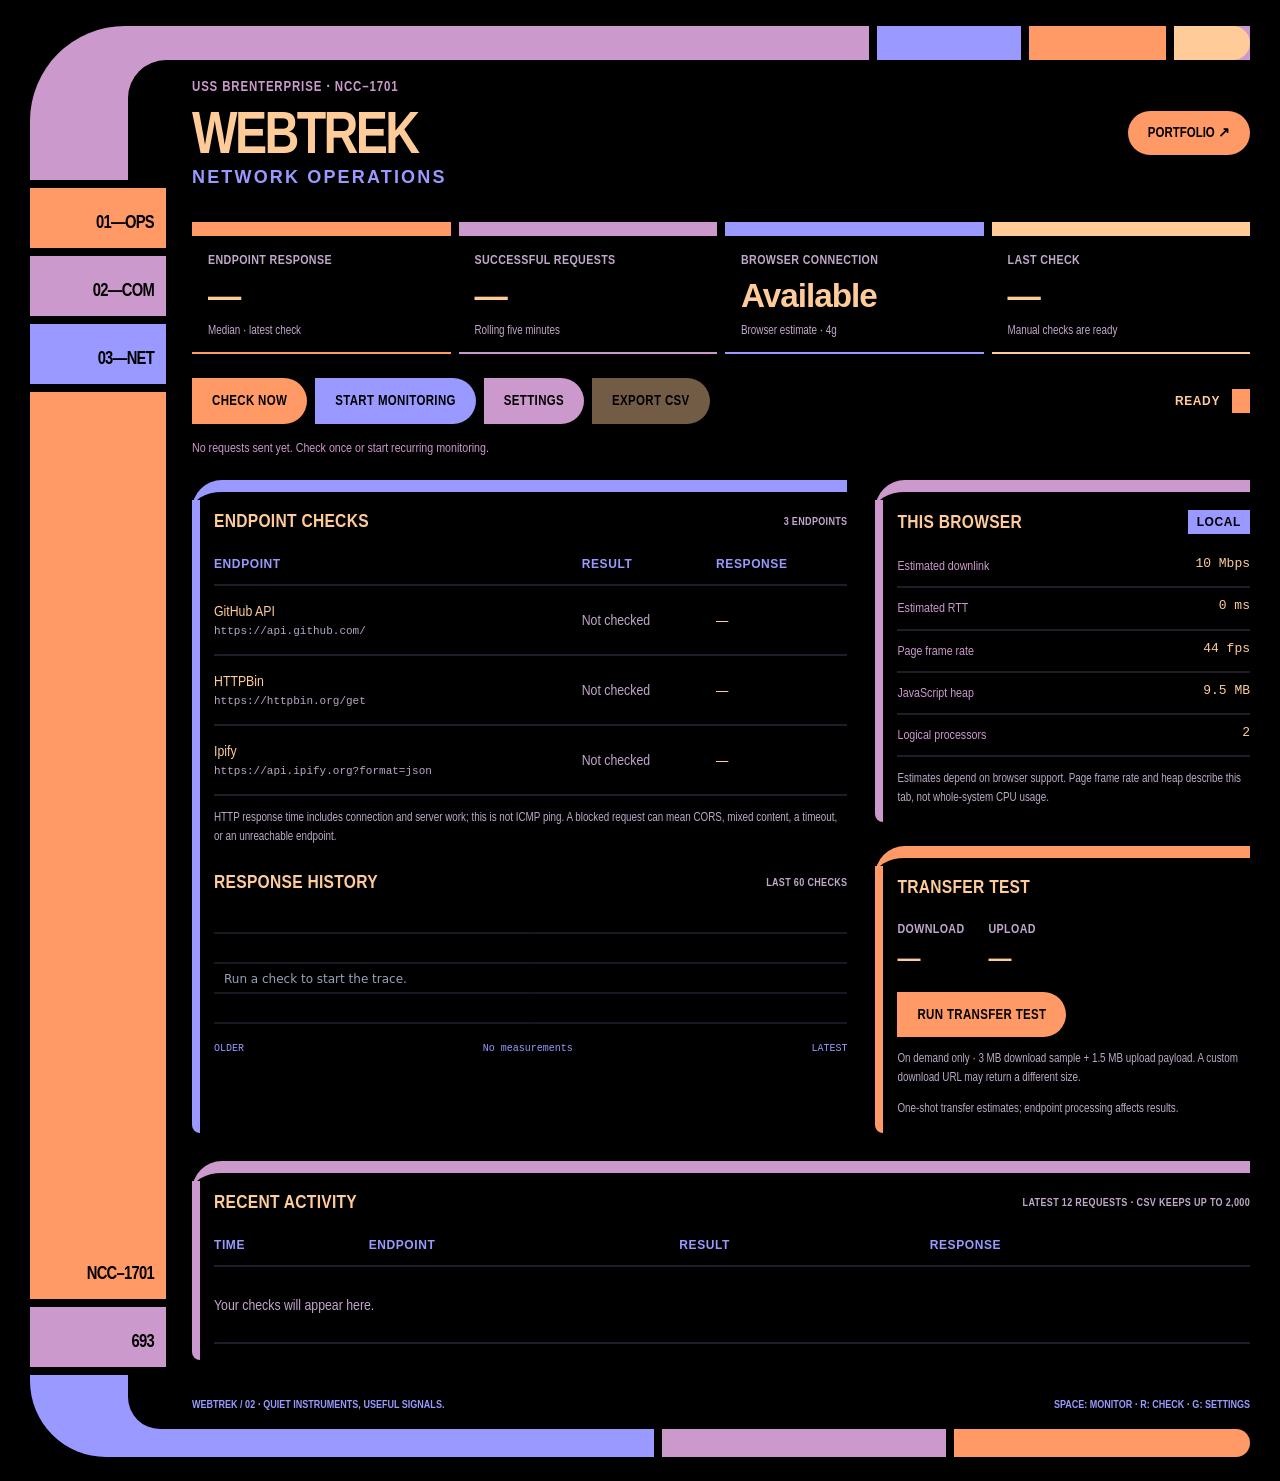
<file: Webtrek.html>
<!doctype html>
<html lang="en"><head><meta charset="utf-8"><meta name="viewport" content="width=device-width,initial-scale=1"><title>WebTrek · Network console</title>
<style>
:root{color-scheme:dark;--bg:#090d15;--panel:#111925;--line:#293344;--text:#e4eaf1;--muted:#93a3b8;--blue:#92b6e6;--amber:#e9b980;--green:#84cfb4;--red:#f495a1}*{box-sizing:border-box}body{margin:0;background:var(--bg);color:var(--text);font:14px/1.55 system-ui,sans-serif}button,input,textarea{font:inherit}button,a{touch-action:manipulation}button{cursor:pointer;border:1px solid var(--line);background:#182333;color:var(--text);border-radius:7px;padding:9px 14px}button:hover{border-color:var(--blue)}button:disabled{opacity:.5;cursor:wait}button:focus-visible,a:focus-visible,input:focus-visible,textarea:focus-visible{outline:2px solid var(--amber);outline-offset:3px}a{color:var(--blue);text-decoration:none}.shell{max-width:1380px;margin:auto;padding:32px}header{display:flex;justify-content:space-between;align-items:center;gap:24px;border-bottom:1px solid var(--line);padding-bottom:22px}.eyebrow{font:10px ui-monospace,monospace;letter-spacing:.19em;color:var(--amber);text-transform:uppercase}h1{font-size:32px;letter-spacing:-.04em;margin:4px 0}h1 span{color:var(--muted);font-weight:400;font-size:15px;letter-spacing:0;margin-left:14px}h2{font-size:15px;font-weight:600;margin:0}p{color:var(--muted)}.toolbar{display:flex;flex-wrap:wrap;gap:8px;align-items:center}.primary{background:var(--amber);color:#111925;border-color:var(--amber);font-weight:650}.summary{display:grid;grid-template-columns:repeat(4,1fr);gap:14px;margin:24px 0}.tile,.panel{background:var(--panel);border:1px solid var(--line);border-radius:10px}.tile{padding:18px 20px}.label,.sub{color:var(--muted);font-size:12px}.value{font:28px/1.5 ui-monospace,monospace;letter-spacing:-.05em}.sub{min-height:19px}.layout{display:grid;grid-template-columns:minmax(0,2fr) minmax(280px,1fr);gap:18px}.panel{padding:22px;min-width:0}.panel-head{display:flex;justify-content:space-between;gap:15px;align-items:center;margin-bottom:18px}.tag{font:10px ui-monospace,monospace;letter-spacing:.08em;border:1px solid var(--line);border-radius:4px;padding:4px 8px;color:var(--amber)}.table-wrap{overflow:auto}table{border-collapse:collapse;width:100%;text-align:left;font-size:13px}th{font-size:10px;text-transform:uppercase;letter-spacing:.09em;color:var(--muted);font-weight:500}td,th{padding:12px 8px;border-bottom:1px solid var(--line)}td:first-child,th:first-child{padding-left:0}.url{display:block;color:var(--muted);font-size:11px;max-width:330px;overflow:hidden;text-overflow:ellipsis;white-space:nowrap}.ok{color:var(--green)}.bad{color:var(--red)}.muted{color:var(--muted)}canvas{width:100%;height:130px;display:block;margin-top:12px}.chart-key{display:flex;justify-content:space-between;color:var(--muted);font:10px ui-monospace,monospace}.stack{display:grid;gap:18px}.metric-row{display:flex;justify-content:space-between;gap:16px;border-bottom:1px solid var(--line);padding:9px 0}.metric-row span{color:var(--muted)}.metric-row b{font:13px ui-monospace,monospace}.help{font-size:12px;color:var(--muted);margin:12px 0 0}.speed-values{display:flex;gap:28px;margin:16px 0}.speed-values b{display:block;font:20px ui-monospace,monospace}.history{margin-top:18px}#notice{font-size:12px;color:var(--amber);min-height:20px;margin:12px 0}.empty{padding:26px 0;color:var(--muted)}footer{display:flex;justify-content:space-between;gap:16px;margin-top:22px;color:var(--muted);font-size:11px}dialog{width:min(760px,calc(100% - 28px));max-height:90vh;border:1px solid var(--line);border-radius:12px;background:var(--panel);color:var(--text);padding:24px}dialog::backdrop{background:#02050bd9}label{display:block;font-size:12px;color:var(--muted);margin:14px 0 5px}input,textarea{width:100%;border:1px solid var(--line);border-radius:6px;background:var(--bg);color:var(--text);padding:10px}textarea{font:12px/1.6 ui-monospace,monospace}.two{display:grid;grid-template-columns:1fr 1fr;gap:16px}details{margin:18px 0}summary{cursor:pointer;color:var(--blue)}#cfgError{color:var(--red)}@media(max-width:850px){.layout{grid-template-columns:1fr}.summary{grid-template-columns:repeat(2,1fr)}header{align-items:flex-start;flex-direction:column}.shell{padding:20px}h1 span{display:block;margin:0}}@media(max-width:480px){.shell{padding:14px}.panel{padding:16px}.tile{padding:14px}.value{font-size:23px}.two{grid-template-columns:1fr}.toolbar button{padding:9px 11px}footer{flex-direction:column}.url{max-width:170px}}
</style><link rel="stylesheet" href="webtrek-lcars.css"></head><body><main class="shell">
<div class="lcars-rail" aria-hidden="true"><div class="rail-elbow"></div><div class="rail-block rail-peach">01—OPS</div><div class="rail-block rail-purple">02—COM</div><div class="rail-block rail-blue">03—NET</div><div class="rail-block rail-peach rail-long">NCC–1701</div><div class="rail-block rail-purple">693</div><div class="rail-return"></div></div>
<header><div><div class="eyebrow">USS Brenterprise · NCC–1701</div><h1>WEBTREK <span>NETWORK OPERATIONS</span></h1></div><a href="index.html#webtrek">Portfolio ↗</a></header>
<section class="summary" aria-label="Connection summary"><div class="tile"><div class="label">Endpoint response</div><div class="value" id="latency">—</div><div class="sub">Median · latest check</div></div><div class="tile"><div class="label">Successful requests</div><div class="value" id="success">—</div><div class="sub">Rolling five minutes</div></div><div class="tile"><div class="label">Browser connection</div><div class="value" id="connection">—</div><div class="sub" id="connectionNote">Browser-reported availability</div></div><div class="tile"><div class="label">Last check</div><div class="value" id="lastCheck">—</div><div class="sub" id="cadence">Manual checks are ready</div></div></section>
<div class="toolbar"><button class="primary" id="probe">Check now</button><button id="monitor" aria-pressed="false">Start monitoring</button><button id="settingsButton">Settings</button><button id="export" disabled>Export CSV</button><span class="tag" id="state">READY</span></div><div id="notice" role="status">No requests sent yet. Check once or start recurring monitoring.</div>
<div class="layout"><section class="panel"><div class="panel-head"><h2>Endpoint checks</h2><span class="label" id="targetCount"></span></div><div class="table-wrap"><table><thead><tr><th>Endpoint</th><th>Result</th><th>Response</th></tr></thead><tbody id="targets"></tbody></table></div><p class="help">HTTP response time includes connection and server work; this is not ICMP ping. A blocked request can mean CORS, mixed content, a timeout, or an unreachable endpoint.</p><div class="panel-head" style="margin:26px 0 0"><h2>Response history</h2><span class="label">Last 60 checks</span></div><canvas id="chart" aria-label="Median successful endpoint response times" role="img"></canvas><div class="chart-key"><span>OLDER</span><span id="chartScale">No measurements</span><span>LATEST</span></div></section>
<div class="stack"><section class="panel"><div class="panel-head"><h2>This browser</h2><span class="tag">LOCAL</span></div><div class="metric-row"><span>Estimated downlink</span><b id="downlink">Unavailable</b></div><div class="metric-row"><span>Estimated RTT</span><b id="rtt">Unavailable</b></div><div class="metric-row"><span>Page frame rate</span><b id="fps">—</b></div><div class="metric-row"><span>JavaScript heap</span><b id="heap">Unavailable</b></div><div class="metric-row"><span>Logical processors</span><b id="cores">Unavailable</b></div><p class="help">Estimates depend on browser support. Page frame rate and heap describe this tab, not whole-system CPU usage.</p></section><section class="panel"><h2>Transfer test</h2><div class="speed-values"><div><span class="label">Download</span><b id="download">—</b></div><div><span class="label">Upload</span><b id="upload">—</b></div></div><button id="speed">Run transfer test</button><p class="help" id="transferNote"></p><p class="help" id="speedStatus" role="status">One-shot transfer estimates; endpoint processing affects results.</p></section></div></div>
<section class="panel history"><div class="panel-head"><h2>Recent activity</h2><span class="label">Latest 12 requests · CSV keeps up to 2,000</span></div><div class="table-wrap"><table><thead><tr><th>Time</th><th>Endpoint</th><th>Result</th><th>Response</th></tr></thead><tbody id="activity"><tr><td colspan="4" class="empty">Your checks will appear here.</td></tr></tbody></table></div></section>
<footer><span>WEBTREK / 02 · Quiet instruments, useful signals.</span><span>Space: monitor · R: check · G: settings</span></footer>
</main><dialog id="settings"><form id="configForm"><div class="panel-head"><h2>Connection settings</h2><button type="button" id="closeSettings" aria-label="Close settings">Close</button></div><div class="two"><div><label for="interval">Monitor interval (seconds)</label><input id="interval" type="number" min="2" max="3600" required></div><div><label for="timeout">Request timeout (seconds)</label><input id="timeout" type="number" min="1" max="60" required></div></div><label for="endpointConfig">Endpoints · one name | URL per line (up to 12)</label><textarea id="endpointConfig" rows="5" required spellcheck="false"></textarea><p class="help">Use HTTP(S) endpoints that allow this page's origin. Local device access also depends on your browser and how this page is hosted. Each check sends one GET per endpoint.</p><details><summary>Transfer test settings</summary><label for="downloadUrl">Download URL (CORS enabled)</label><input id="downloadUrl" type="url" required><label for="uploadUrl">Upload URL (accepts POST with CORS)</label><input id="uploadUrl" type="url" required><div class="two"><div><label for="downloadBytes">Cloudflare sample bytes</label><input id="downloadBytes" type="number" min="100000" max="10000000" required></div><div><label for="uploadBytes">Upload payload bytes</label><input id="uploadBytes" type="number" min="100000" max="5000000" required></div></div><p class="help">The download size setting applies to the Cloudflare sample endpoint. Other URLs determine their own response size.</p></details><p id="cfgError" role="alert"></p><div class="toolbar"><button class="primary" type="submit">Save settings</button><button type="button" id="reset">Defaults</button><button type="button" id="exportConfig">Export JSON</button><button type="button" id="importConfig">Import JSON</button><input hidden type="file" id="importFile" accept="application/json"></div></form></dialog>
<script>
(()=>{'use strict';
const $=id=>document.getElementById(id), KEY='webtrek_config_v4', defaults={interval:10,timeout:4,targets:[{name:'GitHub API',url:'https://api.github.com/'},{name:'HTTPBin',url:'https://httpbin.org/get'},{name:'Ipify',url:'https://api.ipify.org?format=json'}],downloadUrl:'https://speed.cloudflare.com/__down?bytes=3000000',uploadUrl:'https://httpbin.org/post',downloadBytes:3000000,uploadBytes:1500000};
const copy=x=>JSON.parse(JSON.stringify(x)), escape=s=>String(s).replace(/[&<>"']/g,c=>({'&':'&amp;','<':'&lt;','>':'&gt;','"':'&quot;',"'":'&#39;'}[c]));
function httpUrl(s){const u=new URL(s);if(!['http:','https:'].includes(u.protocol))throw Error('Use HTTP or HTTPS URLs.');return u.href}
function validate(c){for(const [k,min,max] of [['interval',2,3600],['timeout',1,60],['downloadBytes',100000,10000000],['uploadBytes',100000,5000000]])if(!Number.isFinite(c[k])||c[k]<min||c[k]>max)throw Error('Invalid '+k);if(!Array.isArray(c.targets)||!c.targets.length||c.targets.length>12)throw Error('Enter 1–12 endpoints.');c.targets=c.targets.map(t=>({name:String(t.name).trim().slice(0,80)||'Endpoint',url:httpUrl(t.url)}));c.downloadUrl=httpUrl(c.downloadUrl);c.uploadUrl=httpUrl(c.uploadUrl);return c}
let cfg=copy(defaults);try{const saved=JSON.parse(localStorage.getItem(KEY));if(saved)cfg=validate(saved);else{const old=JSON.parse(localStorage.getItem('webtrek_config_v3'));if(old)cfg=validate({...cfg,interval:old.probeIntervalMs/1000,targets:old.targets,downloadUrl:old.bandwidth.sampleUrl,uploadUrl:old.upload.sampleUrl,downloadBytes:old.bandwidth.bytes,uploadBytes:old.upload.bytes});}}catch{}
let monitoring=false,busy=false,speedBusy=false,timer=null,generation=0,last=null,history=[],cycles=[],latest=new Map(),controllers=new Set();
const median=a=>{a=[...a].sort((a,b)=>a-b);const n=a.length;return n?(a[Math.floor((n-1)/2)]+a[Math.floor(n/2)])/2:null};
function downloadFile(text,name,type){const u=URL.createObjectURL(new Blob([text],{type}));const a=document.createElement('a');a.href=u;a.download=name;a.click();setTimeout(()=>URL.revokeObjectURL(u),1000)}
function state(){ $('monitor').textContent=monitoring?'Stop monitoring':'Start monitoring';$('monitor').setAttribute('aria-pressed',monitoring);$('probe').disabled=busy||speedBusy;$('speed').disabled=busy||speedBusy;$('settingsButton').disabled=busy||speedBusy;$('state').textContent=busy?'CHECKING':monitoring?'MONITORING':'READY';$('cadence').textContent=monitoring?'Every '+cfg.interval+' seconds after completion':'Manual checks are ready';$('transferNote').textContent='On demand only · '+(cfg.downloadBytes/1e6)+' MB download sample + '+(cfg.uploadBytes/1e6)+' MB upload payload. A custom download URL may return a different size.'}
function renderTargets(){ $('targetCount').textContent=cfg.targets.length+' endpoints';$('targets').innerHTML=cfg.targets.map((t,i)=>{const r=latest.get(i);return '<tr><td>'+escape(t.name)+'<span class="url" title="'+escape(t.url)+'">'+escape(t.url)+'</span></td><td class="'+(r?(r.ok?'ok':'bad'):'muted')+'">'+escape(r?r.result:'Not checked')+'</td><td>'+(r&&r.ok?r.ms+' ms':'—')+'</td></tr>'}).join('')}
function renderHistory(){const now=Date.now(),recent=history.filter(r=>now-r.t<=300000);$('success').textContent=recent.length?Math.round(recent.filter(r=>r.ok).length/recent.length*100)+'%':'—';$('export').disabled=!history.length;if(history.length)$('activity').innerHTML=history.slice(-12).reverse().map(r=>'<tr><td>'+new Date(r.t).toLocaleTimeString()+'</td><td>'+escape(r.name)+'</td><td class="'+(r.ok?'ok':'bad')+'">'+escape(r.result)+'</td><td>'+(r.ok?r.ms+' ms':'—')+'</td></tr>').join('')}
async function request(url,options,timeout,consume){const ac=new AbortController();controllers.add(ac);const id=setTimeout(()=>ac.abort(),timeout);try{const start=performance.now(),res=await fetch(url,{...options,mode:'cors',cache:'no-store',signal:ac.signal});const ms=Math.round(performance.now()-start);if(consume){if(!res.ok)throw Error('HTTP '+res.status);const body=await res.arrayBuffer();return {bytes:body.byteLength,seconds:(performance.now()-start)/1000}}if(res.body)res.body.cancel().catch(()=>{});return {ok:res.ok,ms,result:'HTTP '+res.status}}finally{clearTimeout(id);controllers.delete(ac)}}
async function check(){if(busy||speedBusy)return;clearTimeout(timer);busy=true;const token=generation;state();$('notice').textContent='Checking '+cfg.targets.length+' endpoints…';await Promise.all(cfg.targets.map(async(t,i)=>{let r;try{r=await request(t.url,{method:'GET'},cfg.timeout*1000,false)}catch(e){r={ok:false,ms:null,result:e.name==='AbortError'?'Timeout / cancelled':'Blocked / unreachable'}}if(token!==generation)return;r={...r,name:t.name,url:t.url,t:Date.now()};latest.set(i,r);history.push(r);if(history.length>2000)history.shift();renderTargets();renderHistory()}));busy=false;if(token===generation){last=Date.now();const ms=median([...latest.values()].filter(r=>r.ok).map(r=>r.ms));cycles.push(ms);if(cycles.length>60)cycles.shift();$('latency').textContent=ms===null?'—':Math.round(ms)+' ms';$('notice').textContent='Check complete · '+[...latest.values()].filter(r=>r.ok).length+'/'+cfg.targets.length+' endpoints responded successfully.';draw();}state();if(monitoring)timer=setTimeout(check,cfg.interval*1000)}
function stop(){monitoring=false;generation++;clearTimeout(timer);controllers.forEach(c=>c.abort());$('notice').textContent='Monitoring stopped. Completed results remain available.';state()}
$('probe').onclick=check;$('monitor').onclick=()=>{if(monitoring)stop();else{monitoring=true;state();check()}};
function draw(){const canvas=$('chart'),dpr=Math.min(devicePixelRatio||1,2),w=canvas.clientWidth,h=130;canvas.width=w*dpr;canvas.height=h*dpr;const ctx=canvas.getContext('2d');ctx.scale(dpr,dpr);ctx.strokeStyle='#293344';for(let y=20;y<=110;y+=30){ctx.beginPath();ctx.moveTo(0,y);ctx.lineTo(w,y);ctx.stroke()}const values=cycles.filter(v=>v!==null);if(!values.length){ctx.fillStyle='#93a3b8';ctx.font='12px system-ui';ctx.fillText('Run a check to start the trace.',10,70);return}const max=Math.max(50,...values)*1.15;$('chartScale').textContent='0–'+Math.ceil(max)+' ms · gaps = no success';ctx.strokeStyle='#92b6e6';ctx.lineWidth=2;ctx.beginPath();let pen=false;cycles.forEach((v,i)=>{if(v===null){pen=false;return}const x=8+i/Math.max(1,cycles.length-1)*(w-16),y=h-12-v/max*(h-24);if(pen)ctx.lineTo(x,y);else ctx.moveTo(x,y);pen=true});ctx.stroke();cycles.forEach((v,i)=>{if(v===null)return;ctx.fillStyle='#e9b980';ctx.beginPath();ctx.arc(8+i/Math.max(1,cycles.length-1)*(w-16),h-12-v/max*(h-24),2.5,0,Math.PI*2);ctx.fill()})}
$('export').onclick=()=>{const q=s=>'"'+String(s??'').replace(/"/g,'""')+'"';const rows=[['time','endpoint','url','success','result','response_ms'],...history.map(r=>[new Date(r.t).toISOString(),/^[=+@-]/.test(r.name)?"'"+r.name:r.name,r.url,r.ok,r.result,r.ms])];downloadFile(rows.map(r=>r.map(q).join(',')).join('\r\n'),'webtrek-history.csv','text/csv')};
$('speed').onclick=async()=>{if(busy||speedBusy)return;speedBusy=true;clearTimeout(timer);state();const token=generation,c=copy(cfg);$('download').textContent=$('upload').textContent='…';$('speedStatus').textContent='Testing configured transfer endpoints…';const errors=[];for(const kind of ['download','upload']){if(token!==generation)break;try{let url=c[kind+'Url'];if(kind==='download'){const u=new URL(url);if(u.hostname==='speed.cloudflare.com'&&u.pathname==='/__down'){u.searchParams.set('bytes',c.downloadBytes);url=u.href}}const opts=kind==='upload'?{method:'POST',body:new Uint8Array(c.uploadBytes),headers:{'Content-Type':'application/octet-stream'}}:{method:'GET'};const r=await request(url,opts,15000,true);if(token===generation)$(kind).textContent=((kind==='upload'?c.uploadBytes:r.bytes)*8/r.seconds/1e6).toFixed(2)+' Mbps'}catch(e){$(kind).textContent='Unavailable';errors.push(kind+': '+(e.message||'request failed'))}}speedBusy=false;if(token!==generation){$('speedStatus').textContent='Transfer test cancelled.';for(const k of ['download','upload'])if($(k).textContent==='…')$(k).textContent='Cancelled'}else $('speedStatus').textContent=errors.length?errors.join(' · '):'Completed. Upload includes the response round trip.';state();if(monitoring)timer=setTimeout(check,cfg.interval*1000)};
function fill(c){for(const k of ['interval','timeout','downloadUrl','uploadUrl','downloadBytes','uploadBytes'])$(k).value=c[k];$('endpointConfig').value=c.targets.map(t=>t.name+' | '+t.url).join('\n');$('cfgError').textContent=''}
function openSettings(){if(busy||speedBusy)return;if(monitoring)stop();fill(cfg);$('settings').showModal()}
$('settingsButton').onclick=openSettings;$('closeSettings').onclick=()=>$('settings').close();$('reset').onclick=()=>fill(defaults);
$('configForm').onsubmit=e=>{e.preventDefault();try{const c={};for(const k of ['interval','timeout','downloadBytes','uploadBytes'])c[k]=Number($(k).value);for(const k of ['downloadUrl','uploadUrl'])c[k]=$(k).value.trim();c.targets=$('endpointConfig').value.split('\n').filter(x=>x.trim()).map(line=>{const n=line.indexOf('|');if(n<1)throw Error('Use name | URL on each line.');return {name:line.slice(0,n).trim(),url:line.slice(n+1).trim()}});validate(c);stop();cfg=c;latest.clear();cycles=[];$('latency').textContent='—';last=null;try{localStorage.setItem(KEY,JSON.stringify(cfg));$('notice').textContent='Settings saved. Ready to check.'}catch{$('notice').textContent='Settings applied for this session; browser storage is unavailable.'}renderTargets();state();draw();$('settings').close()}catch(e){$('cfgError').textContent=e.message}};
$('exportConfig').onclick=()=>downloadFile(JSON.stringify(cfg,null,2),'webtrek-config.json','application/json');$('importConfig').onclick=()=>$('importFile').click();$('importFile').onchange=async e=>{try{const file=e.target.files[0];if(!file)return;const c=JSON.parse(await file.text());fill(validate(c));$('cfgError').textContent='Imported. Choose Save settings to apply.'}catch(e){$('cfgError').textContent='Import failed: '+e.message}finally{$('importFile').value=''}};
addEventListener('keydown',e=>{if(e.ctrlKey||e.metaKey||e.altKey||e.repeat||$('settings').open||/INPUT|TEXTAREA|SELECT|BUTTON|A/.test(e.target.tagName))return;if(e.key.toLowerCase()==='g'){e.preventDefault();openSettings()}if(e.key.toLowerCase()==='r'){e.preventDefault();check()}if(e.code==='Space'){e.preventDefault();$('monitor').click()}});
let frames=0,frameStart=performance.now();function frame(t){frames++;if(t-frameStart>=1000){$('fps').textContent=Math.round(frames*1000/(t-frameStart))+' fps';frames=0;frameStart=t}requestAnimationFrame(frame)}requestAnimationFrame(frame);
function local(){const c=navigator.connection;$('connection').textContent=navigator.onLine?'Available':'Offline';$('connectionNote').textContent=c?.effectiveType?'Browser estimate · '+c.effectiveType:'Browser-reported availability';$('downlink').textContent=typeof c?.downlink==='number'?c.downlink+' Mbps':'Unavailable';$('rtt').textContent=typeof c?.rtt==='number'?c.rtt+' ms':'Unavailable';$('heap').textContent=performance.memory?(performance.memory.usedJSHeapSize/1048576).toFixed(1)+' MB':'Unavailable';$('cores').textContent=navigator.hardwareConcurrency||'Unavailable';$('lastCheck').textContent=last?Math.floor((Date.now()-last)/1000)+'s ago':'—';renderHistory()}
addEventListener('resize',draw);addEventListener('pagehide',stop);renderTargets();state();local();draw();setInterval(local,1000);
})();
</script></body></html>
</file>
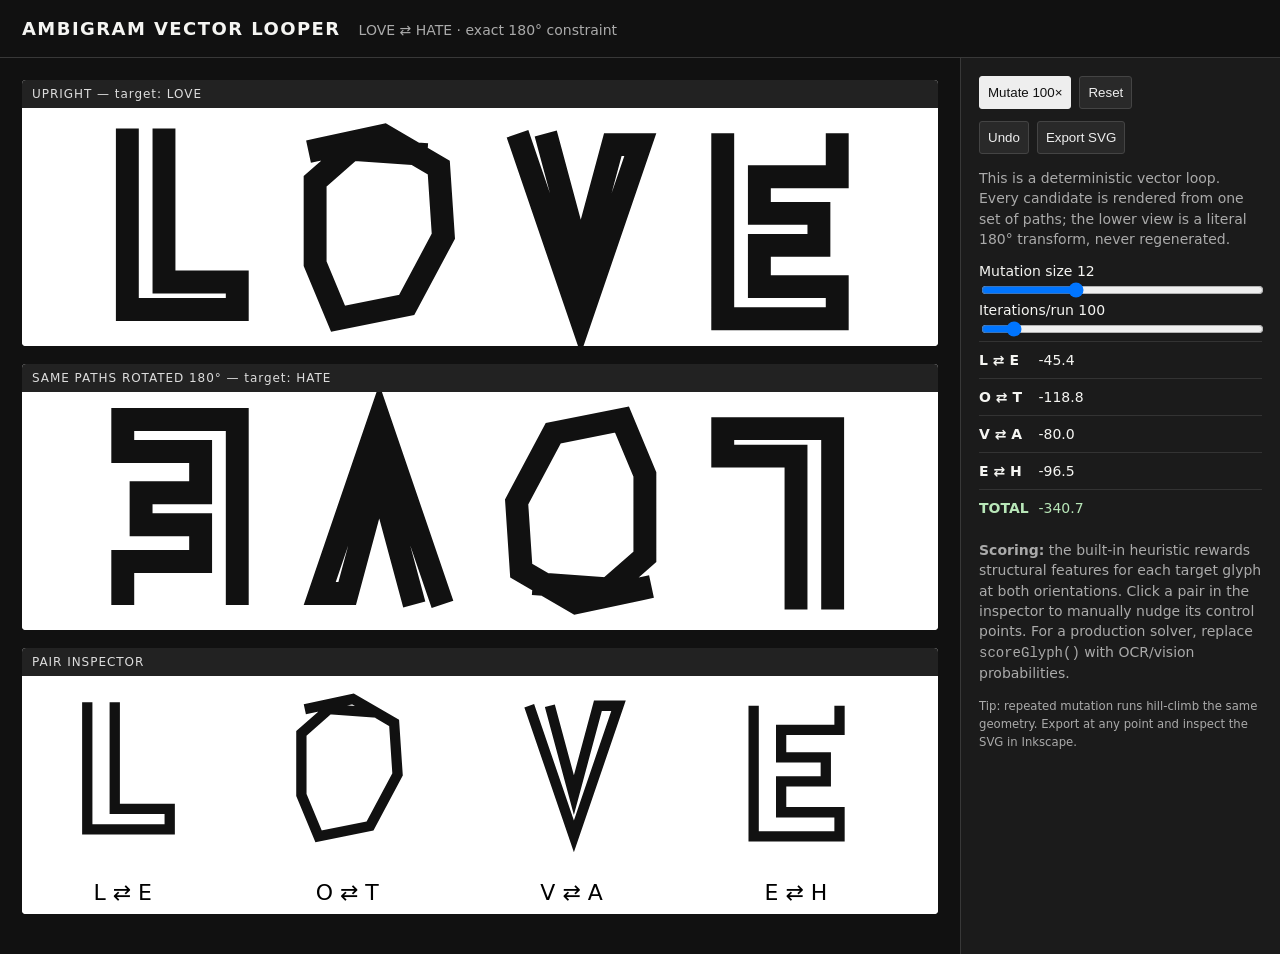
<file: projects/ambigram_vector_looper.html>
<!doctype html>
<html lang="en">
<head>
<meta charset="utf-8"><meta name="viewport" content="width=device-width,initial-scale=1">
<title>Ambigram Vector Looper</title>
<style>
:root{--bg:#111;--panel:#1b1b1b;--ink:#f5f5f2;--muted:#aaa;--line:#383838;--accent:#ddd}
*{box-sizing:border-box} body{margin:0;background:var(--bg);color:var(--ink);font:14px system-ui,sans-serif}
header{padding:18px 22px;border-bottom:1px solid var(--line);display:flex;gap:18px;align-items:baseline;flex-wrap:wrap}
h1{font-size:18px;margin:0;letter-spacing:.08em;text-transform:uppercase} header span{color:var(--muted)}
main{display:grid;grid-template-columns:1fr 320px;min-height:calc(100vh - 62px)}
.stage{padding:22px}.side{border-left:1px solid var(--line);padding:18px;background:var(--panel)}
.card{background:#fff;margin-bottom:18px;border-radius:4px;overflow:hidden}.label{background:#222;color:#ddd;padding:7px 10px;font-size:12px;letter-spacing:.08em}
svg{display:block;width:100%;height:auto;background:white}.row{display:flex;gap:8px;flex-wrap:wrap;margin-bottom:12px}
button,input,select{background:#292929;color:#eee;border:1px solid #444;border-radius:3px;padding:8px}
button{cursor:pointer}button:hover{background:#363636}.primary{background:#eee;color:#111;border-color:#eee}
small,p{color:#aaa;line-height:1.45}.pair{padding:10px 0;border-top:1px solid #333}
.pair strong{display:inline-block;width:55px}.score{font-variant-numeric:tabular-nums}
input[type=range]{width:100%;padding:0}.good{color:#b8e6b8}
@media(max-width:800px){main{grid-template-columns:1fr}.side{border-left:0;border-top:1px solid var(--line)}}
</style></head>
<body>
<header><h1>Ambigram Vector Looper</h1><span>LOVE ⇄ HATE · exact 180° constraint</span></header>
<main><section class="stage">
<div class="card"><div class="label">UPRIGHT — target: LOVE</div><svg id="up" viewBox="0 0 1000 260"></svg></div>
<div class="card"><div class="label">SAME PATHS ROTATED 180° — target: HATE</div><svg id="down" viewBox="0 0 1000 260"></svg></div>
<div class="card"><div class="label">PAIR INSPECTOR</div><svg id="pairs" viewBox="0 0 1000 260"></svg></div>
</section>
<aside class="side">
<div class="row"><button class="primary" id="mutate">Mutate 100×</button><button id="reset">Reset</button></div>
<div class="row"><button id="undo">Undo</button><button id="export">Export SVG</button></div>
<p>This is a deterministic vector loop. Every candidate is rendered from one set of paths; the lower view is a literal 180° transform, never regenerated.</p>
<label>Mutation size <span id="mval">12</span></label><input id="mag" type="range" min="1" max="35" value="12">
<label>Iterations/run <span id="ival">100</span></label><input id="iters" type="range" min="10" max="1000" step="10" value="100">
<div id="scores"></div>
<p><b>Scoring:</b> the built-in heuristic rewards structural features for each target glyph at both orientations. Click a pair in the inspector to manually nudge its control points. For a production solver, replace <code>scoreGlyph()</code> with OCR/vision probabilities.</p>
<small>Tip: repeated mutation runs hill-climb the same geometry. Export at any point and inspect the SVG in Inkscape.</small>
</aside></main>
<script>
const NS="http://www.w3.org/2000/svg";
const targets=[["L","E"],["O","T"],["V","A"],["E","H"]];
let hist=[];
/* Each glyph is a polyline skeleton. Rotation maps the SAME points into its partner.
   Stroke-based construction makes the optimization legible and easy to edit. */
let glyphs=[
 [[35,25],[35,210],[155,210],[155,180],[75,180],[75,25]],
 [[25,35],[95,20],[155,55],[160,130],[120,205],[45,220],[20,160],[20,70],[60,35],[130,40]],
 [[25,30],[90,220],[155,30],[125,30],[90,160],[55,30]],
 [[25,30],[25,220],[150,220],[150,185],[65,185],[65,140],[130,140],[130,105],[65,105],[65,65],[150,65],[150,30]]
];
function clone(x){return JSON.parse(JSON.stringify(x))}
function rotPts(pts){return pts.slice().reverse().map(([x,y])=>[180-x,240-y])}
function path(pts){return "M"+pts.map(p=>p.join(",")).join(" L")}
function drawWord(svg, rotated=false){
 svg.innerHTML=""; const g=document.createElementNS(NS,"g");
 if(rotated) g.setAttribute("transform","translate(1000 260) rotate(180)");
 glyphs.forEach((pts,i)=>{let p=document.createElementNS(NS,"path");p.setAttribute("d",path(pts));p.setAttribute("fill","none");p.setAttribute("stroke","#111");p.setAttribute("stroke-width","25");p.setAttribute("stroke-linecap","square");p.setAttribute("stroke-linejoin","miter");p.setAttribute("transform",`translate(${80+i*220} 10)`);g.appendChild(p)});
 svg.appendChild(g)
}
function features(pts){
 let xs=pts.map(p=>p[0]),ys=pts.map(p=>p[1]);
 let seg=[];for(let i=1;i<pts.length;i++){let dx=pts[i][0]-pts[i-1][0],dy=pts[i][1]-pts[i-1][1];seg.push([dx,dy])}
 return {w:Math.max(...xs)-Math.min(...xs),h:Math.max(...ys)-Math.min(...ys),
 horiz:seg.filter(s=>Math.abs(s[0])>Math.abs(s[1])*1.8).length,
 vert:seg.filter(s=>Math.abs(s[1])>Math.abs(s[0])*1.8).length,
 diag:seg.filter(s=>Math.abs(s[0])>.4*Math.abs(s[1])&&Math.abs(s[1])>.4*Math.abs(s[0])).length,
 n:pts.length, top:xs[ys.indexOf(Math.min(...ys))], bottom:xs[ys.indexOf(Math.max(...ys))]};
}
function scoreGlyph(pts,ch){
 let f=features(pts),s=0;
 const want={
 L:[1,1,0],E:[3,1,0],O:[0,2,1],T:[1,1,0],
 V:[0,0,2],A:[1,0,2],H:[1,2,0]
 }[ch]||[1,1,1];
 s-=Math.abs(f.horiz-want[0])*8+Math.abs(f.vert-want[1])*7+Math.abs(f.diag-want[2])*6;
 s-=Math.abs(f.w-130)*.05+Math.abs(f.h-190)*.04;
 if(ch==="O") s-=Math.abs(f.n-10)*2;
 if(ch==="A"&&f.horiz>0)s+=8;
 if(ch==="H"&&f.horiz>0&&f.vert>=2)s+=15;
 return s;
}
function pairScore(i,pts=glyphs[i]){return scoreGlyph(pts,targets[i][0])+scoreGlyph(rotPts(pts),targets[i][1])}
function total(){return glyphs.reduce((a,_,i)=>a+pairScore(i),0)}
function render(){
 drawWord(document.querySelector("#up"));drawWord(document.querySelector("#down"),true);
 const s=document.querySelector("#pairs");s.innerHTML="";
 glyphs.forEach((pts,i)=>{
  let x=45+i*245, p=document.createElementNS(NS,"path");p.setAttribute("d",path(pts));p.setAttribute("fill","none");p.setAttribute("stroke","#111");p.setAttribute("stroke-width","15");p.setAttribute("transform",`translate(${x} 10) scale(.75)`);s.appendChild(p);
  let t=document.createElementNS(NS,"text");t.setAttribute("x",x+65);t.setAttribute("y",245);t.setAttribute("text-anchor","middle");t.setAttribute("font-size","24");t.textContent=targets[i][0]+" ⇄ "+targets[i][1];s.appendChild(t);
 });
 document.querySelector("#scores").innerHTML=targets.map((t,i)=>`<div class=pair><strong>${t[0]} ⇄ ${t[1]}</strong> <span class=score>${pairScore(i).toFixed(1)}</span></div>`).join("")+`<div class="pair good"><strong>TOTAL</strong> ${total().toFixed(1)}</div>`;
}
function mutate(){
 hist.push(clone(glyphs)); if(hist.length>30)hist.shift();
 let n=+document.querySelector("#iters").value,mag=+document.querySelector("#mag").value;
 for(let k=0;k<n;k++){
  let i=Math.floor(Math.random()*4), cand=clone(glyphs[i]), j=Math.floor(Math.random()*cand.length), axis=Math.random()<.5?0:1;
  let old=pairScore(i), delta=(Math.random()*2-1)*mag;cand[j][axis]=Math.max(10,Math.min(axis?230:170,cand[j][axis]+delta));
  let neu=pairScore(i,cand);
  if(neu>=old || Math.random()<.015) glyphs[i]=cand;
 } render();
}
document.querySelector("#mutate").onclick=mutate;
document.querySelector("#reset").onclick=()=>location.reload();
document.querySelector("#undo").onclick=()=>{if(hist.length){glyphs=hist.pop();render()}};
document.querySelector("#mag").oninput=e=>document.querySelector("#mval").textContent=e.target.value;
document.querySelector("#iters").oninput=e=>document.querySelector("#ival").textContent=e.target.value;
document.querySelector("#export").onclick=()=>{
 let svg=document.querySelector("#up").cloneNode(true);svg.setAttribute("xmlns",NS);
 let blob=new Blob([new XMLSerializer().serializeToString(svg)],{type:"image/svg+xml"}),a=document.createElement("a");
 a.href=URL.createObjectURL(blob);a.download="love-hate-ambigram.svg";a.click();URL.revokeObjectURL(a.href);
};
render();
</script></body></html>
</file>
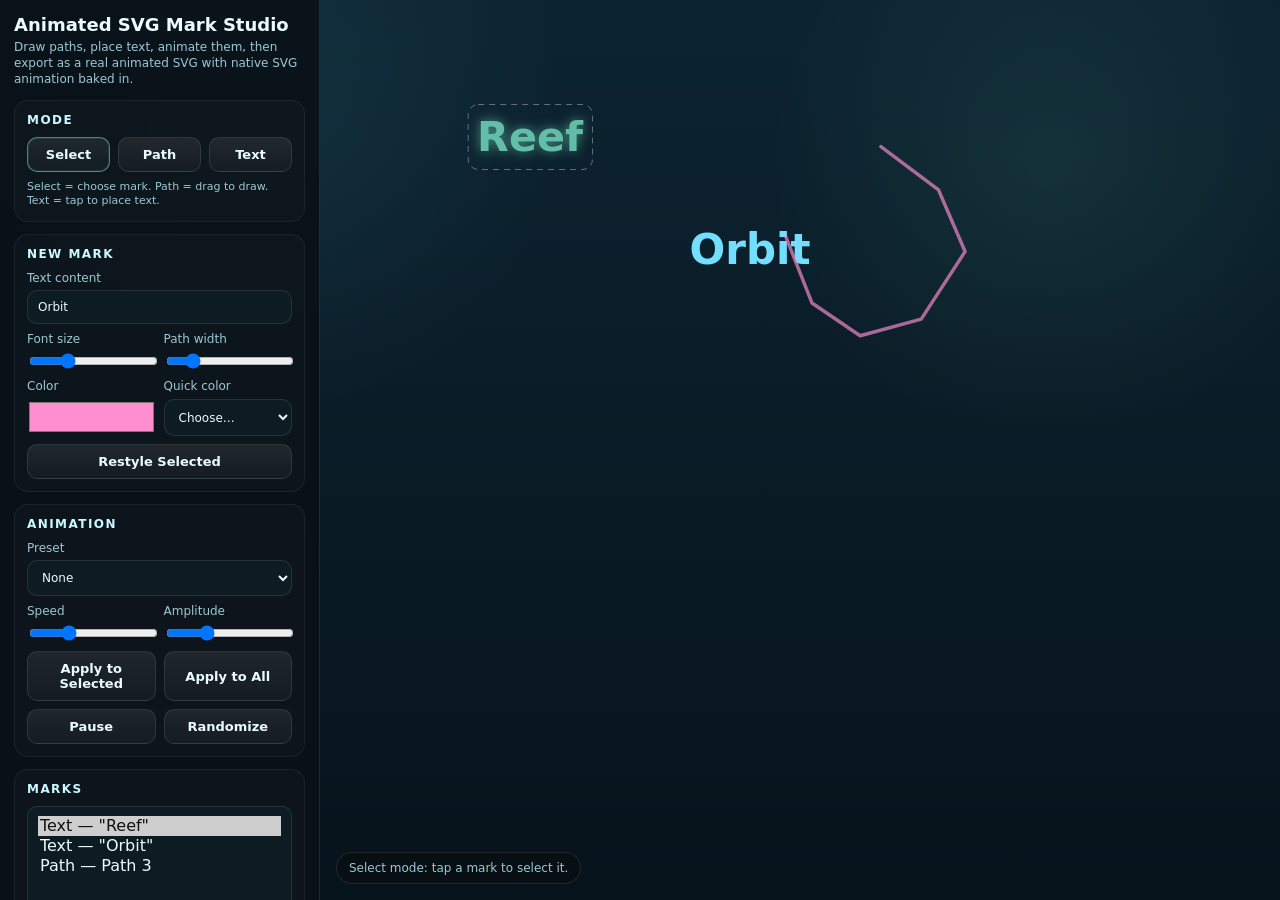
<file: projects/ReefStudio.html>
<!DOCTYPE html>
<html lang="en">
<head>
<meta charset="utf-8">
<meta name="viewport" content="width=device-width, initial-scale=1">
<title>Animated SVG Mark Studio</title>
<style>
  :root{
    --bg:#07131b;
    --bg2:#0c2431;
    --panel:rgba(9,16,23,.9);
    --line:rgba(255,255,255,.10);
    --line2:rgba(255,255,255,.06);
    --text:#eafcff;
    --muted:#9bc9d3;
    --accent:#7ef0cf;
  }
  *{box-sizing:border-box}
  html,body{
    margin:0;height:100%;
    background:
      radial-gradient(circle at 20% 12%, rgba(115,223,255,.08), transparent 24%),
      radial-gradient(circle at 82% 18%, rgba(126,240,207,.08), transparent 22%),
      linear-gradient(180deg,var(--bg2),var(--bg));
    color:var(--text);
    font-family:Inter,system-ui,-apple-system,Segoe UI,Roboto,Arial,sans-serif;
  }
  body{overflow:hidden}
  .app{
    display:grid;
    grid-template-columns:320px 1fr;
    height:100%;
  }
  .panel{
    background:var(--panel);
    border-right:1px solid var(--line);
    padding:14px;
    overflow:auto;
  }
  .stageWrap{
    position:relative;
    min-width:0;
  }
  #stage{
    width:100%;
    height:100%;
    display:block;
    touch-action:none;
    cursor:default;
  }
  .title{
    font-size:18px;
    font-weight:800;
    margin-bottom:4px;
  }
  .subtitle{
    font-size:12px;
    color:var(--muted);
    line-height:1.35;
    margin-bottom:12px;
  }
  .section{
    background:rgba(255,255,255,.02);
    border:1px solid var(--line2);
    border-radius:14px;
    padding:12px;
    margin-bottom:12px;
  }
  .section h3{
    margin:0 0 10px;
    font-size:12px;
    letter-spacing:.12em;
    text-transform:uppercase;
    color:#c9faff;
  }
  .stack{display:grid;gap:8px}
  .row{display:grid;grid-template-columns:1fr 1fr;gap:8px}
  .row3{display:grid;grid-template-columns:repeat(3,1fr);gap:8px}
  label{
    display:grid;
    gap:5px;
    font-size:12px;
    color:var(--muted);
  }
  input[type="text"], select{
    width:100%;
    border:1px solid var(--line);
    background:#0d1b23;
    color:var(--text);
    border-radius:10px;
    padding:9px 10px;
    font:inherit;
  }
  input[type="range"]{width:100%}
  input[type="color"]{
    width:100%;height:38px;padding:0;border:none;background:transparent;
  }
  button{
    border:1px solid var(--line);
    background:linear-gradient(180deg,rgba(255,255,255,.08),rgba(255,255,255,.03));
    color:var(--text);
    border-radius:10px;
    padding:9px 10px;
    font:inherit;
    font-size:13px;
    font-weight:650;
    cursor:pointer;
  }
  button.active{
    border-color:rgba(126,240,207,.5);
    box-shadow:0 0 0 1px rgba(126,240,207,.10) inset;
  }
  button:hover{border-color:rgba(126,240,207,.35)}
  button.danger{border-color:rgba(255,120,140,.22)}
  .mini{
    font-size:11px;
    color:var(--muted);
    line-height:1.35;
  }
  #markList{min-height:120px}
  .status{
    font-size:12px;
    color:#d9fcff;
    background:rgba(126,240,207,.06);
    border:1px solid rgba(126,240,207,.12);
    border-radius:10px;
    padding:8px 10px;
  }
  .hint{
    position:absolute;
    left:16px;bottom:16px;
    background:rgba(8,14,18,.78);
    border:1px solid var(--line);
    border-radius:999px;
    padding:8px 12px;
    font-size:12px;
    color:var(--muted);
    pointer-events:none;
  }

  .mark .main{transition:filter .12s ease}
  .mark .hit{
    stroke:transparent;
    fill:none;
    pointer-events:stroke;
  }
  .mark .select-box{
    fill:none;
    stroke:rgba(255,255,255,.35);
    stroke-width:1;
    stroke-dasharray:6 5;
    opacity:0;
    pointer-events:none;
  }
  .mark.selected .main{
    filter:drop-shadow(0 0 6px rgba(126,240,207,.7));
  }
  .mark.selected .select-box{opacity:1}
  .guide{
    fill:none;
    stroke:rgba(255,255,255,.18);
    stroke-width:1.5;
    stroke-linecap:round;
    stroke-linejoin:round;
    stroke-dasharray:5 5;
    pointer-events:none;
  }

  @media (max-width: 900px){
    body{overflow:auto}
    .app{
      grid-template-columns:1fr;
      grid-template-rows:auto minmax(56vh,1fr);
      height:auto;
      min-height:100vh;
    }
    .panel{border-right:none;border-bottom:1px solid var(--line)}
    .stageWrap{height:62vh;min-height:58vh}
  }
</style>
</head>
<body>
<div class="app">
  <aside class="panel">
    <div class="title">Animated SVG Mark Studio</div>
    <div class="subtitle">
      Draw paths, place text, animate them, then export as a real animated SVG
      with native SVG animation baked in.
    </div>

    <div class="section">
      <h3>Mode</h3>
      <div class="row3">
        <button id="modeSelect" class="active">Select</button>
        <button id="modePath">Path</button>
        <button id="modeText">Text</button>
      </div>
      <div class="mini" style="margin-top:8px">
        Select = choose mark. Path = drag to draw. Text = tap to place text.
      </div>
    </div>

    <div class="section">
      <h3>New Mark</h3>
      <div class="stack">
        <label>
          Text content
          <input id="textInput" type="text" value="Reef" spellcheck="false">
        </label>
        <div class="row">
          <label>
            Font size
            <input id="fontSize" type="range" min="12" max="120" step="1" value="42">
          </label>
          <label>
            Path width
            <input id="pathWidth" type="range" min="1" max="18" step="1" value="4">
          </label>
        </div>
        <div class="row">
          <label>
            Color
            <input id="markColor" type="color" value="#7ef0cf">
          </label>
          <label>
            Quick color
            <select id="quickColor">
              <option value="">Choose…</option>
              <option value="#7ef0cf">Mint Reef</option>
              <option value="#73dfff">Lagoon Blue</option>
              <option value="#ff8ed1">Coral Pink</option>
              <option value="#ffd57a">Tide Gold</option>
              <option value="#8d7cff">Violet Current</option>
              <option value="#ffffff">White</option>
            </select>
          </label>
        </div>
        <button id="restyleSelected">Restyle Selected</button>
      </div>
    </div>

    <div class="section">
      <h3>Animation</h3>
      <div class="stack">
        <label>
          Preset
          <select id="animType">
            <option value="none">None</option>
            <option value="drift">Drift</option>
            <option value="wave">Wave</option>
            <option value="orbit">Orbit</option>
            <option value="spin">Spin</option>
            <option value="pulse">Pulse</option>
            <option value="jitter">Jitter</option>
            <option value="reef">Reef</option>
          </select>
        </label>
        <div class="row">
          <label>
            Speed
            <input id="animSpeed" type="range" min="0.2" max="3" step="0.01" value="1">
          </label>
          <label>
            Amplitude
            <input id="animAmp" type="range" min="0" max="80" step="1" value="24">
          </label>
        </div>
        <div class="row">
          <button id="applySelected">Apply to Selected</button>
          <button id="applyAll">Apply to All</button>
        </div>
        <div class="row">
          <button id="pauseBtn">Pause</button>
          <button id="randomizeBtn">Randomize</button>
        </div>
      </div>
    </div>

    <div class="section">
      <h3>Marks</h3>
      <div class="stack">
        <select id="markList" size="7"></select>
        <div class="status" id="selectionInfo">No mark selected.</div>
        <div class="row">
          <button id="deleteSelected" class="danger">Delete Selected</button>
          <button id="clearSelection">Clear Selection</button>
        </div>
      </div>
    </div>

    <div class="section">
      <h3>Export</h3>
      <div class="row">
        <button id="exportAnimated">Export Animated SVG</button>
        <button id="exportStatic">Export Static SVG</button>
      </div>
      <div class="row" style="margin-top:8px">
        <button id="clearAll" class="danger">Clear All</button>
        <button id="seedDemo">Seed Demo</button>
      </div>
      <div class="mini" style="margin-top:8px">
        Animated export uses native SVG animation (SMIL), so the file can be embedded into HTML and still animate.
      </div>
    </div>
  </aside>

  <main class="stageWrap">
    <svg id="stage" xmlns="http://www.w3.org/2000/svg">
      <rect x="0" y="0" width="100%" height="100%" fill="transparent"></rect>
      <g id="markLayer"></g>
      <g id="previewLayer"></g>
    </svg>
    <div class="hint" id="hint">Select mode: tap a mark to select it.</div>
  </main>
</div>

<script>
(() => {
  const NS = "http://www.w3.org/2000/svg";

  const stage = document.getElementById("stage");
  const markLayer = document.getElementById("markLayer");
  const previewLayer = document.getElementById("previewLayer");
  const hint = document.getElementById("hint");

  const textInput = document.getElementById("textInput");
  const fontSize = document.getElementById("fontSize");
  const pathWidth = document.getElementById("pathWidth");
  const markColor = document.getElementById("markColor");
  const quickColor = document.getElementById("quickColor");

  const animType = document.getElementById("animType");
  const animSpeed = document.getElementById("animSpeed");
  const animAmp = document.getElementById("animAmp");

  const markList = document.getElementById("markList");
  const selectionInfo = document.getElementById("selectionInfo");

  const modeButtons = {
    select: document.getElementById("modeSelect"),
    path: document.getElementById("modePath"),
    text: document.getElementById("modeText")
  };

  const previewPath = document.createElementNS(NS, "path");
  previewPath.setAttribute("class", "guide");
  previewLayer.appendChild(previewPath);

  let mode = "select";
  let paused = false;
  let drawing = false;
  let currentPoints = [];
  let marks = [];
  let selectedId = null;
  let uid = 0;

  function syncViewBox() {
    const r = stage.getBoundingClientRect();
    stage.setAttribute("viewBox", `0 0 ${Math.max(1, r.width)} ${Math.max(1, r.height)}`);
  }

  function setHint(txt){ hint.textContent = txt; }

  function pointFromEvent(e) {
    const r = stage.getBoundingClientRect();
    return { x: e.clientX - r.left, y: e.clientY - r.top };
  }

  function makeId() {
    uid += 1;
    return "m" + uid;
  }

  function escapeXml(str) {
    return String(str)
      .replace(/&/g, "&amp;")
      .replace(/</g, "&lt;")
      .replace(/>/g, "&gt;")
      .replace(/"/g, "&quot;")
      .replace(/'/g, "&apos;");
  }

  function pathFromPoints(points) {
    if (!points.length) return "";
    let d = `M ${points[0].x.toFixed(2)} ${points[0].y.toFixed(2)}`;
    for (let i = 1; i < points.length; i++) {
      d += ` L ${points[i].x.toFixed(2)} ${points[i].y.toFixed(2)}`;
    }
    return d;
  }

  function centerOfPoints(points) {
    let x = 0, y = 0;
    for (const p of points) { x += p.x; y += p.y; }
    return { x: x / points.length, y: y / points.length };
  }

  function defaultAnim() {
    return {
      type: "none",
      speed: 1,
      amp: 24,
      phase: Math.random() * Math.PI * 2
    };
  }

  function setMode(next) {
    mode = next;
    for (const [k, btn] of Object.entries(modeButtons)) {
      btn.classList.toggle("active", k === next);
    }
    stage.style.cursor = next === "path" ? "crosshair" : (next === "text" ? "cell" : "default");
    if (next === "select") setHint("Select mode: tap a mark to select it.");
    if (next === "path") setHint("Path mode: drag to draw a path.");
    if (next === "text") setHint("Text mode: tap the stage to place text.");
  }

  function refreshList() {
    markList.innerHTML = "";
    for (const mark of marks) {
      const opt = document.createElement("option");
      opt.value = mark.id;
      opt.textContent = `${mark.type === "text" ? "Text" : "Path"} — ${mark.label}`;
      markList.appendChild(opt);
    }
    if (selectedId) markList.value = selectedId;
  }

  function updateSelectionUI() {
    for (const mark of marks) {
      mark.g.classList.toggle("selected", mark.id === selectedId);
    }
    if (!selectedId) {
      selectionInfo.textContent = "No mark selected.";
      markList.value = "";
      return;
    }
    const mark = marks.find(m => m.id === selectedId);
    if (!mark) {
      selectionInfo.textContent = "No mark selected.";
      return;
    }
    selectionInfo.textContent =
      `${mark.type === "text" ? "Text" : "Path"} selected · animation: ${mark.anim.type} · speed ${mark.anim.speed.toFixed(2)} · amplitude ${mark.anim.amp.toFixed(0)}`;
    markList.value = mark.id;
  }

  function selectMark(id) {
    selectedId = id;
    updateSelectionUI();
  }

  function createSelectionRect(g, bbox) {
    const rect = document.createElementNS(NS, "rect");
    rect.setAttribute("class", "select-box");
    rect.setAttribute("x", (bbox.x - 8).toFixed(2));
    rect.setAttribute("y", (bbox.y - 8).toFixed(2));
    rect.setAttribute("width", (bbox.width + 16).toFixed(2));
    rect.setAttribute("height", (bbox.height + 16).toFixed(2));
    rect.setAttribute("rx", "10");
    g.insertBefore(rect, g.firstChild);
    return rect;
  }

  function addTextMark(x, y) {
    const txt = (textInput.value || "Reef").trim() || "Reef";
    const color = markColor.value;
    const size = parseFloat(fontSize.value);

    const id = makeId();

    const g = document.createElementNS(NS, "g");
    g.setAttribute("class", "mark");
    g.dataset.id = id;

    const text = document.createElementNS(NS, "text");
    text.setAttribute("class", "main");
    text.setAttribute("x", x.toFixed(2));
    text.setAttribute("y", y.toFixed(2));
    text.setAttribute("fill", color);
    text.setAttribute("font-size", size.toFixed(2));
    text.setAttribute("font-weight", "700");
    text.setAttribute("text-anchor", "middle");
    text.setAttribute("dominant-baseline", "middle");
    text.textContent = txt;
    g.appendChild(text);

    markLayer.appendChild(g);

    const bbox = text.getBBox();
    createSelectionRect(g, bbox);

    const hit = document.createElementNS(NS, "rect");
    hit.setAttribute("class", "hit");
    hit.setAttribute("x", (bbox.x - 12).toFixed(2));
    hit.setAttribute("y", (bbox.y - 12).toFixed(2));
    hit.setAttribute("width", (bbox.width + 24).toFixed(2));
    hit.setAttribute("height", (bbox.height + 24).toFixed(2));
    g.appendChild(hit);

    const mark = {
      id,
      type: "text",
      label: `"${txt}"`,
      g,
      main: text,
      hit,
      text: txt,
      x, y,
      cx: x,
      cy: y,
      color,
      baseSize: size,
      anim: defaultAnim()
    };

    marks.push(mark);
    refreshList();
    selectMark(id);
  }

  function addPathMark(points) {
    if (points.length < 2) return;
    const color = markColor.value;
    const width = parseFloat(pathWidth.value);
    const d = pathFromPoints(points);
    const center = centerOfPoints(points);
    const id = makeId();

    const g = document.createElementNS(NS, "g");
    g.setAttribute("class", "mark");
    g.dataset.id = id;

    const path = document.createElementNS(NS, "path");
    path.setAttribute("class", "main");
    path.setAttribute("d", d);
    path.setAttribute("fill", "none");
    path.setAttribute("stroke", color);
    path.setAttribute("stroke-width", width.toFixed(2));
    path.setAttribute("stroke-linecap", "round");
    path.setAttribute("stroke-linejoin", "round");
    g.appendChild(path);

    markLayer.appendChild(g);

    const bbox = path.getBBox();
    createSelectionRect(g, bbox);

    const hit = document.createElementNS(NS, "path");
    hit.setAttribute("class", "hit");
    hit.setAttribute("d", d);
    hit.setAttribute("stroke-width", Math.max(14, width * 4).toFixed(2));
    hit.setAttribute("stroke-linecap", "round");
    hit.setAttribute("stroke-linejoin", "round");
    g.appendChild(hit);

    const mark = {
      id,
      type: "path",
      label: `Path ${id.replace("m","")}`,
      g,
      main: path,
      hit,
      d,
      cx: center.x,
      cy: center.y,
      color,
      baseWidth: width,
      anim: defaultAnim()
    };

    marks.push(mark);
    refreshList();
    selectMark(id);
  }

  function refreshPreview() {
    if (!drawing || currentPoints.length < 2) {
      previewPath.setAttribute("d", "");
      return;
    }
    previewPath.setAttribute("d", pathFromPoints(currentPoints));
  }

  function restyleSelected() {
    if (!selectedId) return;
    const mark = marks.find(m => m.id === selectedId);
    if (!mark) return;
    mark.color = markColor.value;

    if (mark.type === "text") {
      mark.baseSize = parseFloat(fontSize.value);
      mark.main.setAttribute("fill", mark.color);
      mark.main.setAttribute("font-size", mark.baseSize.toFixed(2));
      mark.text = textInput.value || mark.text;
      mark.main.textContent = mark.text;
      mark.label = `"${mark.text}"`;
    } else {
      mark.baseWidth = parseFloat(pathWidth.value);
      mark.main.setAttribute("stroke", mark.color);
      mark.main.setAttribute("stroke-width", mark.baseWidth.toFixed(2));
    }

    refreshList();
    updateSelectionUI();
  }

  function applyAnim(mark) {
    mark.anim.type = animType.value;
    mark.anim.speed = parseFloat(animSpeed.value);
    mark.anim.amp = parseFloat(animAmp.value);
  }

  function applySelected() {
    if (!selectedId) return;
    const mark = marks.find(m => m.id === selectedId);
    if (!mark) return;
    applyAnim(mark);
    updateSelectionUI();
  }

  function applyAll() {
    for (const mark of marks) applyAnim(mark);
    updateSelectionUI();
  }

  function randomizeMotion() {
    const presets = ["drift","wave","orbit","spin","pulse","jitter","reef"];
    for (const mark of marks) {
      mark.anim.type = presets[Math.floor(Math.random() * presets.length)];
      mark.anim.speed = 0.35 + Math.random() * 2.2;
      mark.anim.amp = 8 + Math.random() * 44;
      mark.anim.phase = Math.random() * Math.PI * 2;
    }
    updateSelectionUI();
  }

  function deleteSelected() {
    if (!selectedId) return;
    const i = marks.findIndex(m => m.id === selectedId);
    if (i === -1) return;
    marks[i].g.remove();
    marks.splice(i, 1);
    selectedId = null;
    refreshList();
    updateSelectionUI();
  }

  function clearAll() {
    for (const mark of marks) mark.g.remove();
    marks = [];
    selectedId = null;
    refreshList();
    updateSelectionUI();
  }

  function motionTransform(type, amp) {
    const a = amp.toFixed(2);
    switch (type) {
      case "drift":
        return `<animateTransform attributeName="transform" type="translate" dur="DUR" repeatCount="indefinite" values="0 0; ${a} ${(-amp*0.55).toFixed(2)}; ${(-amp*0.8).toFixed(2)} ${(amp*0.6).toFixed(2)}; 0 0" />`;
      case "wave":
        return `<animateTransform attributeName="transform" type="translate" dur="DUR" repeatCount="indefinite" values="0 0; 0 ${(-amp).toFixed(2)}; 0 ${amp.toFixed(2)}; 0 0" />`;
      case "orbit":
        return `<animateTransform attributeName="transform" type="translate" dur="DUR" repeatCount="indefinite" values="${a} 0; 0 ${a}; ${(-amp).toFixed(2)} 0; 0 ${(-amp).toFixed(2)}; ${a} 0" />`;
      case "spin":
        return `__SPIN__`;
      case "jitter": {
        const s = (amp * 0.35).toFixed(2);
        return `<animateTransform attributeName="transform" type="translate" dur="DUR" repeatCount="indefinite" values="0 0; ${s} ${(-s)}; ${(-s)} ${(s*0.5).toFixed(2)}; ${(s*0.6).toFixed(2)} ${s}; ${(-s*0.4).toFixed(2)} ${(-s*0.8).toFixed(2)}; 0 0" />`;
      }
      case "reef":
        return `__REEF__`;
      default:
        return "";
    }
  }

  function buildAnimatedSVGString() {
    syncViewBox();
    const vb = stage.getAttribute("viewBox").split(/\s+/).map(Number);
    const W = vb[2] || 1200;
    const H = vb[3] || 800;

    let out = '';
    out += `<svg xmlns="http://www.w3.org/2000/svg" viewBox="0 0 ${W} ${H}" width="${W}" height="${H}">`;
    out += `<rect x="0" y="0" width="${W}" height="${H}" fill="#07131b"/>`;

    for (const mark of marks) {
      const speed = Math.max(0.2, mark.anim.speed || 1);
      const dur = (6 / speed).toFixed(2) + 's';
      const amp = Math.max(0, mark.anim.amp || 0);

      let content = '';
      let groupOpen = `<g id="${escapeXml(mark.id)}">`;
      let groupClose = `</g>`;

      if (mark.type === "text") {
        let extra = "";
        if (mark.anim.type === "pulse") {
          const s1 = mark.baseSize.toFixed(2);
          const s2 = (mark.baseSize * (1 + amp / 100)).toFixed(2);
          extra += `<animate attributeName="font-size" dur="${dur}" repeatCount="indefinite" values="${s1};${s2};${s1}" />`;
          extra += `<animate attributeName="opacity" dur="${dur}" repeatCount="indefinite" values="1;0.55;1" />`;
        } else if (mark.anim.type === "reef") {
          const s1 = mark.baseSize.toFixed(2);
          const s2 = (mark.baseSize * (1 + amp / 180)).toFixed(2);
          extra += `<animate attributeName="font-size" dur="${dur}" repeatCount="indefinite" values="${s1};${s2};${s1}" />`;
          extra += `<animate attributeName="opacity" dur="${dur}" repeatCount="indefinite" values="1;0.65;1" />`;
        }
        content =
          `<text x="${mark.x.toFixed(2)}" y="${mark.y.toFixed(2)}" fill="${escapeXml(mark.color)}" font-size="${mark.baseSize.toFixed(2)}" font-weight="700" text-anchor="middle" dominant-baseline="middle">${escapeXml(mark.text)}${extra}</text>`;
      } else {
        let extra = "";
        if (mark.anim.type === "pulse") {
          const w1 = mark.baseWidth.toFixed(2);
          const w2 = (mark.baseWidth * (1 + amp / 70)).toFixed(2);
          extra += `<animate attributeName="stroke-width" dur="${dur}" repeatCount="indefinite" values="${w1};${w2};${w1}" />`;
          extra += `<animate attributeName="opacity" dur="${dur}" repeatCount="indefinite" values="1;0.55;1" />`;
        } else if (mark.anim.type === "reef") {
          const w1 = mark.baseWidth.toFixed(2);
          const w2 = (mark.baseWidth * (1 + amp / 120)).toFixed(2);
          extra += `<animate attributeName="stroke-width" dur="${dur}" repeatCount="indefinite" values="${w1};${w2};${w1}" />`;
          extra += `<animate attributeName="opacity" dur="${dur}" repeatCount="indefinite" values="1;0.65;1" />`;
        }
        content =
          `<path d="${escapeXml(mark.d)}" fill="none" stroke="${escapeXml(mark.color)}" stroke-width="${mark.baseWidth.toFixed(2)}" stroke-linecap="round" stroke-linejoin="round">${extra}</path>`;
      }

      let motion = "";

      if (mark.anim.type === "spin") {
        motion = `<animateTransform attributeName="transform" type="rotate" dur="${dur}" repeatCount="indefinite" from="0 ${mark.cx.toFixed(2)} ${mark.cy.toFixed(2)}" to="360 ${mark.cx.toFixed(2)} ${mark.cy.toFixed(2)}" />`;
      } else if (mark.anim.type === "reef") {
        motion += `<animateTransform attributeName="transform" type="translate" additive="sum" dur="${dur}" repeatCount="indefinite" values="0 0; ${(amp*0.45).toFixed(2)} ${(amp*0.25).toFixed(2)}; ${(-amp*0.35).toFixed(2)} ${(amp*0.6).toFixed(2)}; 0 0" />`;
        motion += `<animateTransform attributeName="transform" type="rotate" additive="sum" dur="${dur}" repeatCount="indefinite" values="0 ${mark.cx.toFixed(2)} ${mark.cy.toFixed(2)}; ${(amp*0.5).toFixed(2)} ${mark.cx.toFixed(2)} ${mark.cy.toFixed(2)}; ${(-amp*0.4).toFixed(2)} ${mark.cx.toFixed(2)} ${mark.cy.toFixed(2)}; 0 ${mark.cx.toFixed(2)} ${mark.cy.toFixed(2)}" />`;
      } else if (mark.anim.type !== "pulse" && mark.anim.type !== "none") {
        motion = motionTransform(mark.anim.type, amp).replaceAll('DUR', dur);
        if (motion === '__SPIN__') {
          motion = `<animateTransform attributeName="transform" type="rotate" dur="${dur}" repeatCount="indefinite" from="0 ${mark.cx.toFixed(2)} ${mark.cy.toFixed(2)}" to="360 ${mark.cx.toFixed(2)} ${mark.cy.toFixed(2)}" />`;
        }
      }

      out += groupOpen + content + motion + groupClose;
    }

    out += `</svg>`;
    return out;
  }

  function buildStaticSVGString() {
    syncViewBox();
    const vb = stage.getAttribute("viewBox").split(/\s+/).map(Number);
    const W = vb[2] || 1200;
    const H = vb[3] || 800;

    let out = '';
    out += `<svg xmlns="http://www.w3.org/2000/svg" viewBox="0 0 ${W} ${H}" width="${W}" height="${H}">`;
    out += `<rect x="0" y="0" width="${W}" height="${H}" fill="#07131b"/>`;

    for (const mark of marks) {
      if (mark.type === "text") {
        out += `<text x="${mark.x.toFixed(2)}" y="${mark.y.toFixed(2)}" fill="${escapeXml(mark.color)}" font-size="${mark.baseSize.toFixed(2)}" font-weight="700" text-anchor="middle" dominant-baseline="middle">${escapeXml(mark.text)}</text>`;
      } else {
        out += `<path d="${escapeXml(mark.d)}" fill="none" stroke="${escapeXml(mark.color)}" stroke-width="${mark.baseWidth.toFixed(2)}" stroke-linecap="round" stroke-linejoin="round"/>`;
      }
    }

    out += `</svg>`;
    return out;
  }

  function downloadTextFile(text, filename, mime) {
    const blob = new Blob([text], {type: mime});
    const url = URL.createObjectURL(blob);
    const a = document.createElement("a");
    a.href = url;
    a.download = filename;
    document.body.appendChild(a);
    a.click();
    a.remove();
    setTimeout(() => URL.revokeObjectURL(url), 1500);
  }

  function exportAnimated() {
    const text = buildAnimatedSVGString();
    downloadTextFile(text, "animated-mark-scene.svg", "image/svg+xml;charset=utf-8");
  }

  function exportStatic() {
    const text = buildStaticSVGString();
    downloadTextFile(text, "static-mark-scene.svg", "image/svg+xml;charset=utf-8");
  }

  function animateMarkLive(mark, time) {
    const a = mark.anim || defaultAnim();
    const tt = time * Math.max(0.2, a.speed) + (a.phase || 0);
    const amp = a.amp || 0;
    let tx = 0, ty = 0, rot = 0, alpha = 1;
    let sizeMul = 1, widthMul = 1;

    switch (a.type) {
      case "drift":
        tx = Math.cos(tt) * amp;
        ty = Math.sin(tt * 1.18) * amp * 0.55;
        break;
      case "wave":
        ty = Math.sin(tt * 1.7) * amp;
        break;
      case "orbit":
        tx = Math.cos(tt) * amp;
        ty = Math.sin(tt) * amp;
        break;
      case "spin":
        rot = tt * 60;
        break;
      case "pulse":
        sizeMul = 1 + Math.sin(tt * 2.2) * (amp / 100);
        widthMul = 1 + Math.sin(tt * 2.2) * (amp / 70);
        alpha = 0.55 + 0.45 * (0.5 + 0.5 * Math.sin(tt * 2.2));
        break;
      case "jitter":
        tx = Math.sin(tt * 8.5 + mark.cx * 0.03) * amp * 0.35 + Math.cos(tt * 11.5 + mark.cy * 0.02) * amp * 0.18;
        ty = Math.cos(tt * 9.2 + mark.cy * 0.03) * amp * 0.35 + Math.sin(tt * 6.6 + mark.cx * 0.02) * amp * 0.18;
        break;
      case "reef":
        tx = Math.cos(tt * 0.9) * amp * 0.45;
        ty = Math.sin(tt * 1.25 + mark.cx * 0.01) * amp * 0.65;
        rot = Math.sin(tt * 1.1) * amp * 0.5;
        sizeMul = 1 + Math.sin(tt * 2.0) * (amp / 180);
        widthMul = 1 + Math.sin(tt * 2.0) * (amp / 120);
        alpha = 0.65 + 0.35 * (0.5 + 0.5 * Math.sin(tt * 2.0));
        break;
      case "none":
      default:
        break;
    }

    mark.g.setAttribute(
      "transform",
      `translate(${tx.toFixed(2)} ${ty.toFixed(2)}) rotate(${rot.toFixed(2)} ${mark.cx.toFixed(2)} ${mark.cy.toFixed(2)})`
    );

    mark.main.style.opacity = String(alpha);

    if (mark.type === "text") {
      mark.main.setAttribute("font-size", (mark.baseSize * sizeMul).toFixed(2));
    } else {
      mark.main.setAttribute("stroke-width", Math.max(0.4, mark.baseWidth * widthMul).toFixed(2));
    }
  }

  function seedDemo() {
    clearAll();
    textInput.value = "Reef";
    addTextMark(210, 140);
    marks[marks.length - 1].anim = { type:"pulse", speed:1.0, amp:18, phase:0 };

    textInput.value = "Orbit";
    addTextMark(430, 250);
    marks[marks.length - 1].color = "#73dfff";
    marks[marks.length - 1].main.setAttribute("fill", "#73dfff");
    marks[marks.length - 1].anim = { type:"wave", speed:0.8, amp:22, phase:0.6 };

    const pts = [
      {x:560,y:140},{x:620,y:180},{x:650,y:240},{x:610,y:310},
      {x:550,y:330},{x:500,y:300},{x:470,y:235}
    ];
    markColor.value = "#ff8ed1";
    addPathMark(pts);
    marks[marks.length - 1].anim = { type:"reef", speed:0.9, amp:18, phase:1.2 };

    refreshList();
    selectMark(marks[0]?.id || null);
    setMode("select");
  }

  // Event wiring
  stage.addEventListener("pointerdown", (e) => {
    const targetMark = e.target.closest(".mark");

    if (mode === "select") {
      if (targetMark) selectMark(targetMark.dataset.id);
      else selectMark(null);
      return;
    }

    if (mode === "text") {
      const p = pointFromEvent(e);
      addTextMark(p.x, p.y);
      return;
    }

    if (mode === "path") {
      drawing = true;
      currentPoints = [pointFromEvent(e)];
      try { stage.setPointerCapture(e.pointerId); } catch {}
      refreshPreview();
    }
  });

  stage.addEventListener("pointermove", (e) => {
    if (!drawing || mode !== "path") return;
    const p = pointFromEvent(e);
    const last = currentPoints[currentPoints.length - 1];
    if (!last || Math.hypot(p.x - last.x, p.y - last.y) > 2) {
      currentPoints.push(p);
      refreshPreview();
    }
  });

  function finishPath() {
    if (!drawing) return;
    drawing = false;
    previewPath.setAttribute("d", "");
    if (currentPoints.length >= 2) addPathMark(currentPoints);
    currentPoints = [];
  }

  stage.addEventListener("pointerup", finishPath);
  stage.addEventListener("pointercancel", finishPath);
  stage.addEventListener("mouseleave", () => {
    if (mode === "path" && drawing) finishPath();
  });

  modeButtons.select.addEventListener("click", () => setMode("select"));
  modeButtons.path.addEventListener("click", () => setMode("path"));
  modeButtons.text.addEventListener("click", () => setMode("text"));

  quickColor.addEventListener("change", () => {
    if (quickColor.value) markColor.value = quickColor.value;
  });

  markList.addEventListener("change", () => selectMark(markList.value || null));

  document.getElementById("restyleSelected").addEventListener("click", restyleSelected);
  document.getElementById("applySelected").addEventListener("click", applySelected);
  document.getElementById("applyAll").addEventListener("click", applyAll);
  document.getElementById("pauseBtn").addEventListener("click", (e) => {
    paused = !paused;
    e.currentTarget.textContent = paused ? "Resume" : "Pause";
  });
  document.getElementById("randomizeBtn").addEventListener("click", randomizeMotion);
  document.getElementById("deleteSelected").addEventListener("click", deleteSelected);
  document.getElementById("clearSelection").addEventListener("click", () => selectMark(null));
  document.getElementById("clearAll").addEventListener("click", clearAll);
  document.getElementById("exportAnimated").addEventListener("click", exportAnimated);
  document.getElementById("exportStatic").addEventListener("click", exportStatic);
  document.getElementById("seedDemo").addEventListener("click", seedDemo);

  window.addEventListener("resize", syncViewBox);

  function frame(ts) {
    const time = ts * 0.001;
    if (!paused) {
      for (const mark of marks) animateMarkLive(mark, time);
    }
    requestAnimationFrame(frame);
  }

  syncViewBox();
  seedDemo();
  requestAnimationFrame(frame);
})();
</script>
</body>
</html>
</file>
<file: webtrek-lcars.css>
/* WebTrek R3: TNG-era LCARS geometry. No external fonts or image assets. */
:root{--bg:#000;--panel:#000;--text:#ffcc99;--muted:#c2a8cc;--line:#44384d;--blue:#9999ff;--amber:#ffcc99;--green:#99ddbb;--red:#ff8899;--peach:#ff9966;--purple:#cc99cc;--rail:136px;--gutter:26px}
body{background:#000;color:var(--text);font-family:"Arial Narrow","Liberation Sans Narrow","Nimbus Sans Narrow",Arial,sans-serif}
.shell{position:relative;max-width:1600px;padding:26px 30px 24px calc(var(--rail) + var(--gutter) + 30px);min-height:100vh}
.lcars-rail{position:absolute;left:30px;top:26px;bottom:24px;width:var(--rail);display:flex;flex-direction:column;gap:8px;pointer-events:none;user-select:none}
.rail-elbow{height:154px;flex:none;background:var(--purple);border-top-left-radius:95px;position:relative}
.rail-elbow:after{content:"";position:absolute;top:34px;right:0;bottom:0;width:38px;background:#000;border-top-left-radius:40px}
.rail-block{min-height:60px;display:flex;align-items:flex-end;justify-content:flex-end;padding:12px;color:#000;font-size:18px;font-weight:800;letter-spacing:-.04em}
.rail-peach{background:var(--peach)}.rail-purple{background:var(--purple)}.rail-blue{background:var(--blue)}.rail-long{flex:1;min-height:150px}
.rail-return{height:82px;background:var(--blue);border-bottom-left-radius:76px;position:relative}
.rail-return:after{content:"";position:absolute;right:0;top:0;height:54px;width:38px;background:#000;border-bottom-left-radius:32px}
header{position:relative;min-height:154px;align-items:center;border:0;border-top:34px solid var(--purple);padding:18px 0 18px;margin:0 0 8px}
header:before{content:"";position:absolute;top:-34px;left:calc(-1 * var(--gutter));width:var(--gutter);height:34px;background:var(--purple)}
header:after{content:"";position:absolute;right:0;top:-34px;height:34px;width:36%;background:linear-gradient(to right,#000 0 8px,var(--blue) 8px 40%,#000 40% calc(40% + 8px),var(--peach) calc(40% + 8px) 78%,#000 78% calc(78% + 8px),var(--amber) calc(78% + 8px));border-radius:0 22px 22px 0}
.eyebrow{font-family:inherit;font-size:14px;letter-spacing:.06em;font-weight:700;color:var(--purple)}
h1{font-size:clamp(40px,4.6vw,66px);font-weight:800;line-height:.95;letter-spacing:-.045em;margin:10px 0 0;color:var(--amber)}
h1 span{display:block;margin:8px 0 0;font:700 18px/1.1 "Arial Narrow",Arial,sans-serif;color:var(--blue);letter-spacing:.12em}
header>a{font-weight:800;white-space:nowrap;text-transform:uppercase;background:var(--peach);color:#000;border-radius:28px;padding:11px 20px}
.summary{gap:8px;margin:0 0 24px;border-top:8px solid #000}
.tile{position:relative;border:0;border-radius:0;background:#000;padding:14px 16px 12px;border-top:14px solid var(--peach);border-bottom:2px solid var(--peach)}
.tile:nth-child(2){border-color:var(--purple)}.tile:nth-child(3){border-color:var(--blue)}.tile:nth-child(4){border-color:var(--amber)}
.label{font-size:13px;text-transform:uppercase;letter-spacing:.03em;font-weight:700}.sub{font-size:12px;color:var(--muted)}
.value{font:700 clamp(24px,2.6vw,38px)/1.55 "Arial Narrow",Arial,sans-serif;color:var(--amber);letter-spacing:-.03em}
.toolbar{gap:8px}button{border:0;border-radius:0 24px 24px 0;background:var(--purple);color:#000;font-weight:800;text-transform:uppercase;letter-spacing:.025em;padding:12px 20px;min-height:44px}
button:hover,header>a:hover{filter:brightness(1.15)}button:disabled{opacity:.45;cursor:default}.primary{background:var(--peach);color:#000;border:0}
#monitor{background:var(--blue)}#monitor[aria-pressed=true]{background:var(--green)}#settingsButton{background:var(--purple)}#export{background:var(--amber)}
button:focus-visible,a:focus-visible{outline:2px solid #fff;outline-offset:4px}.tag{border:0;border-radius:0;padding:5px 9px;font:700 12px "Arial Narrow",Arial,sans-serif;letter-spacing:.05em;background:var(--blue);color:#000}
#state{margin-left:auto;background:transparent;color:var(--amber);border-right:18px solid var(--peach);padding-right:12px}
#notice{color:var(--purple);margin:14px 0 22px;font-size:13px}
.layout{grid-template-columns:minmax(0,1.75fr) minmax(280px,1fr);gap:28px}
.panel{background:#000;border:0;border-top:12px solid var(--blue);border-radius:30px 0 0 0;padding:18px 0 16px 22px;position:relative}
.panel:before{content:"";position:absolute;left:0;top:8px;bottom:0;width:8px;background:var(--blue);border-radius:0 0 0 12px}
.panel-head{gap:12px;margin-bottom:12px}h2{font-size:19px;line-height:1.15;text-transform:uppercase;font-weight:800;color:var(--amber);letter-spacing:.015em}
.panel-head>.label{font-size:11px;text-align:right}.stack{gap:24px}.stack .panel:first-child{border-top-color:var(--purple)}.stack .panel:first-child:before{background:var(--purple)}.stack .panel:last-child{border-top-color:var(--peach)}.stack .panel:last-child:before{background:var(--peach)}
th{font:700 12px "Arial Narrow",Arial,sans-serif;color:var(--blue);letter-spacing:.05em}td,th{border-bottom:2px solid #201c29;padding:13px 8px}td{font-size:15px}.url{font:11px/1.7 ui-monospace,monospace;color:#b7a6c5}td:nth-child(n+2){white-space:nowrap}.help{font-size:12px;line-height:1.55;color:#bda9c8}
.metric-row{border-bottom:2px solid #201c29;padding:10px 0}.metric-row span{color:var(--purple);font-size:13px}.metric-row b{color:var(--amber);font-size:13px}canvas{height:130px;margin-top:20px}.chart-key{color:var(--blue);font-size:10px;gap:8px}.chart-key span:nth-child(2){text-align:center}
.speed-values{gap:24px;margin:20px 0}.speed-values b{font:700 23px "Arial Narrow",Arial,sans-serif;color:var(--amber);margin-top:5px}#speed{background:var(--peach)}
.history{margin-top:28px;border-top-color:var(--purple)}.history:before{background:var(--purple)}
footer{position:relative;margin-top:24px;padding:12px 0 44px;color:var(--blue);font-weight:700;text-transform:uppercase}
footer:after{content:"";position:absolute;bottom:0;left:calc(-1 * var(--gutter));right:0;height:28px;border-radius:0 20px 20px 0;background:linear-gradient(to right,var(--blue) 0 45%,#000 45% calc(45% + 8px),var(--purple) calc(45% + 8px) 72%,#000 72% calc(72% + 8px),var(--peach) calc(72% + 8px))}
dialog{background:#000;border:0;border-top:24px solid var(--purple);border-left:22px solid var(--purple);border-bottom:14px solid var(--blue);border-radius:50px 0 0 35px;padding:26px;color:var(--text)}dialog::backdrop{background:#000d}dialog label{color:var(--purple);font-weight:700;text-transform:uppercase}input,textarea{background:#09070c;color:var(--amber);border:0;border-bottom:2px solid var(--blue);border-radius:0}dialog .toolbar{margin-top:20px}dialog button{padding:10px 16px}summary{color:var(--blue);font-weight:700;text-transform:uppercase}#cfgError{color:var(--red)}
@media(min-width:851px) and (max-width:1100px){:root{--rail:90px;--gutter:20px}.shell{padding-right:22px;padding-left:140px}.lcars-rail{left:30px}.layout{gap:20px;grid-template-columns:minmax(0,1.35fr) minmax(250px,1fr)}header>a{padding:10px 14px;font-size:12px}.tile{padding-left:8px;padding-right:8px}.label{font-size:11px}}
@media(max-width:850px){:root{--rail:62px;--gutter:18px}.shell{padding:18px 18px 18px 98px}.lcars-rail{left:18px;top:18px;bottom:18px}.rail-elbow{height:172px;border-top-left-radius:54px}.rail-elbow:after,.rail-return:after{width:18px}.rail-block{font-size:12px;padding:8px 5px;min-height:56px}.rail-long{writing-mode:vertical-rl;align-items:center;justify-content:flex-end;padding-bottom:20px;letter-spacing:.1em}.rail-return{height:76px}.rail-return:after{height:48px}header{min-height:172px;flex-direction:row;align-items:center;padding-top:18px}.eyebrow{font-size:11px}h1{font-size:44px}h1 span{font-size:13px;letter-spacing:.06em}header>a{font-size:11px;padding:10px 12px}.summary{grid-template-columns:repeat(2,minmax(0,1fr));gap:12px}.layout{grid-template-columns:1fr}.stack{grid-template-columns:1fr 1fr;gap:20px}.value{font-size:30px}.tile{padding:10px}.toolbar button{font-size:12px;padding:11px 15px}.panel{padding-left:18px}.speed-values{flex-wrap:wrap;gap:14px}.metric-row{flex-wrap:wrap;gap:4px}footer{font-size:10px}}
@media(max-width:580px){:root{--rail:24px;--gutter:12px}.shell{padding:12px 12px 12px 48px}.lcars-rail{left:12px;top:12px;bottom:12px}.rail-elbow{height:180px;border-top-left-radius:24px}.rail-elbow:after{width:8px;top:22px;border-top-left-radius:12px}.rail-block{font-size:0;min-height:48px}.rail-long{min-height:180px}.rail-return:after{width:8px}.rail-return{height:76px}header{border-top-width:22px;min-height:180px;flex-direction:column;align-items:flex-start;justify-content:center;gap:14px}header:before,header:after{top:-22px;height:22px}header>a{padding:7px 14px;border-radius:20px}h1{font-size:44px;margin-top:8px}.summary{margin-bottom:20px}.tile{border-top-width:10px;padding:8px 5px}.label{font-size:11px}.sub{font-size:10px}.value{font-size:26px}.toolbar{gap:6px}.toolbar button{padding:10px 12px;font-size:11px}#state{margin-left:0;font-size:11px}.stack{grid-template-columns:1fr}.panel{border-top-width:10px;padding-left:16px}h2{font-size:17px}.panel-head{flex-wrap:wrap}.panel-head>.label{text-align:left}.url{max-width:125px;font-size:10px}td,th{padding:10px 6px;font-size:12px}th{font-size:10px}.chart-key{font-size:8px}dialog{padding:18px;border-left-width:12px;border-top-width:18px;border-radius:34px 0 0 24px}footer{gap:8px;padding-bottom:40px}footer:after{height:28px}}
</file>
